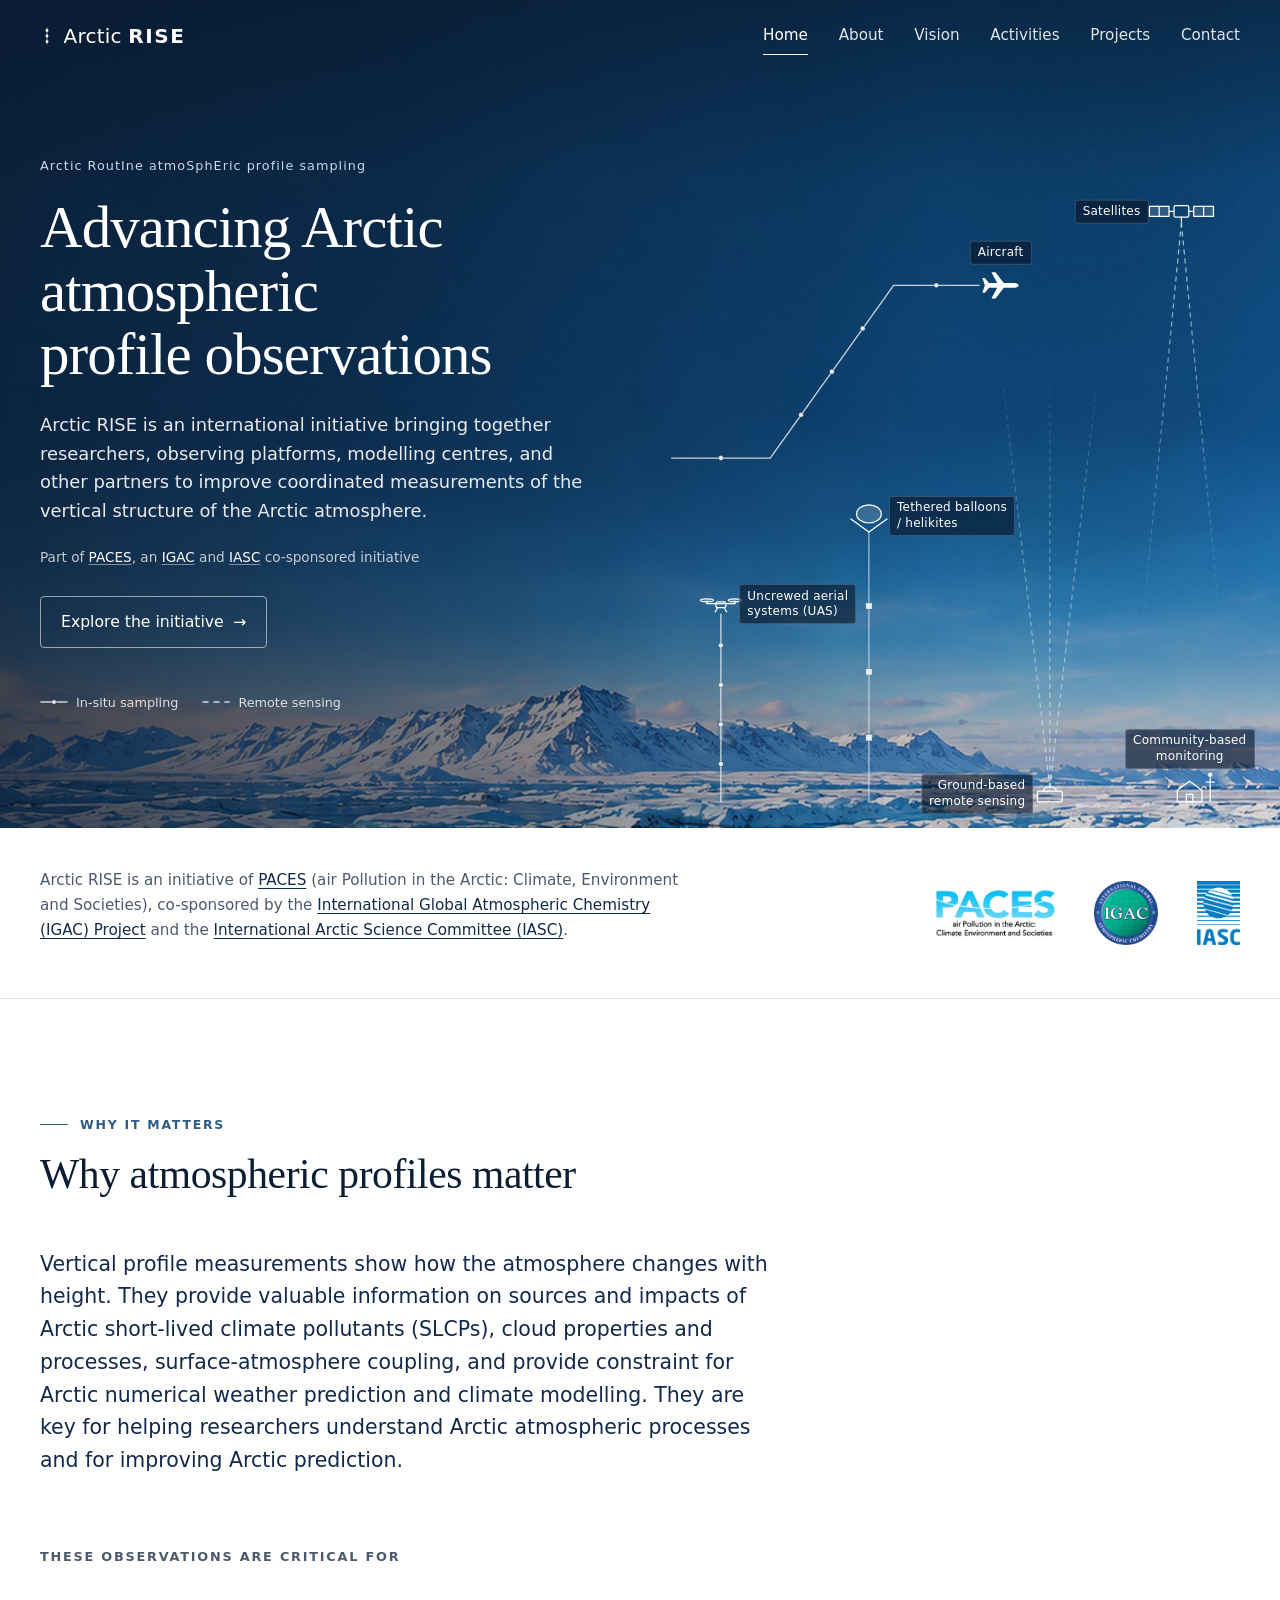
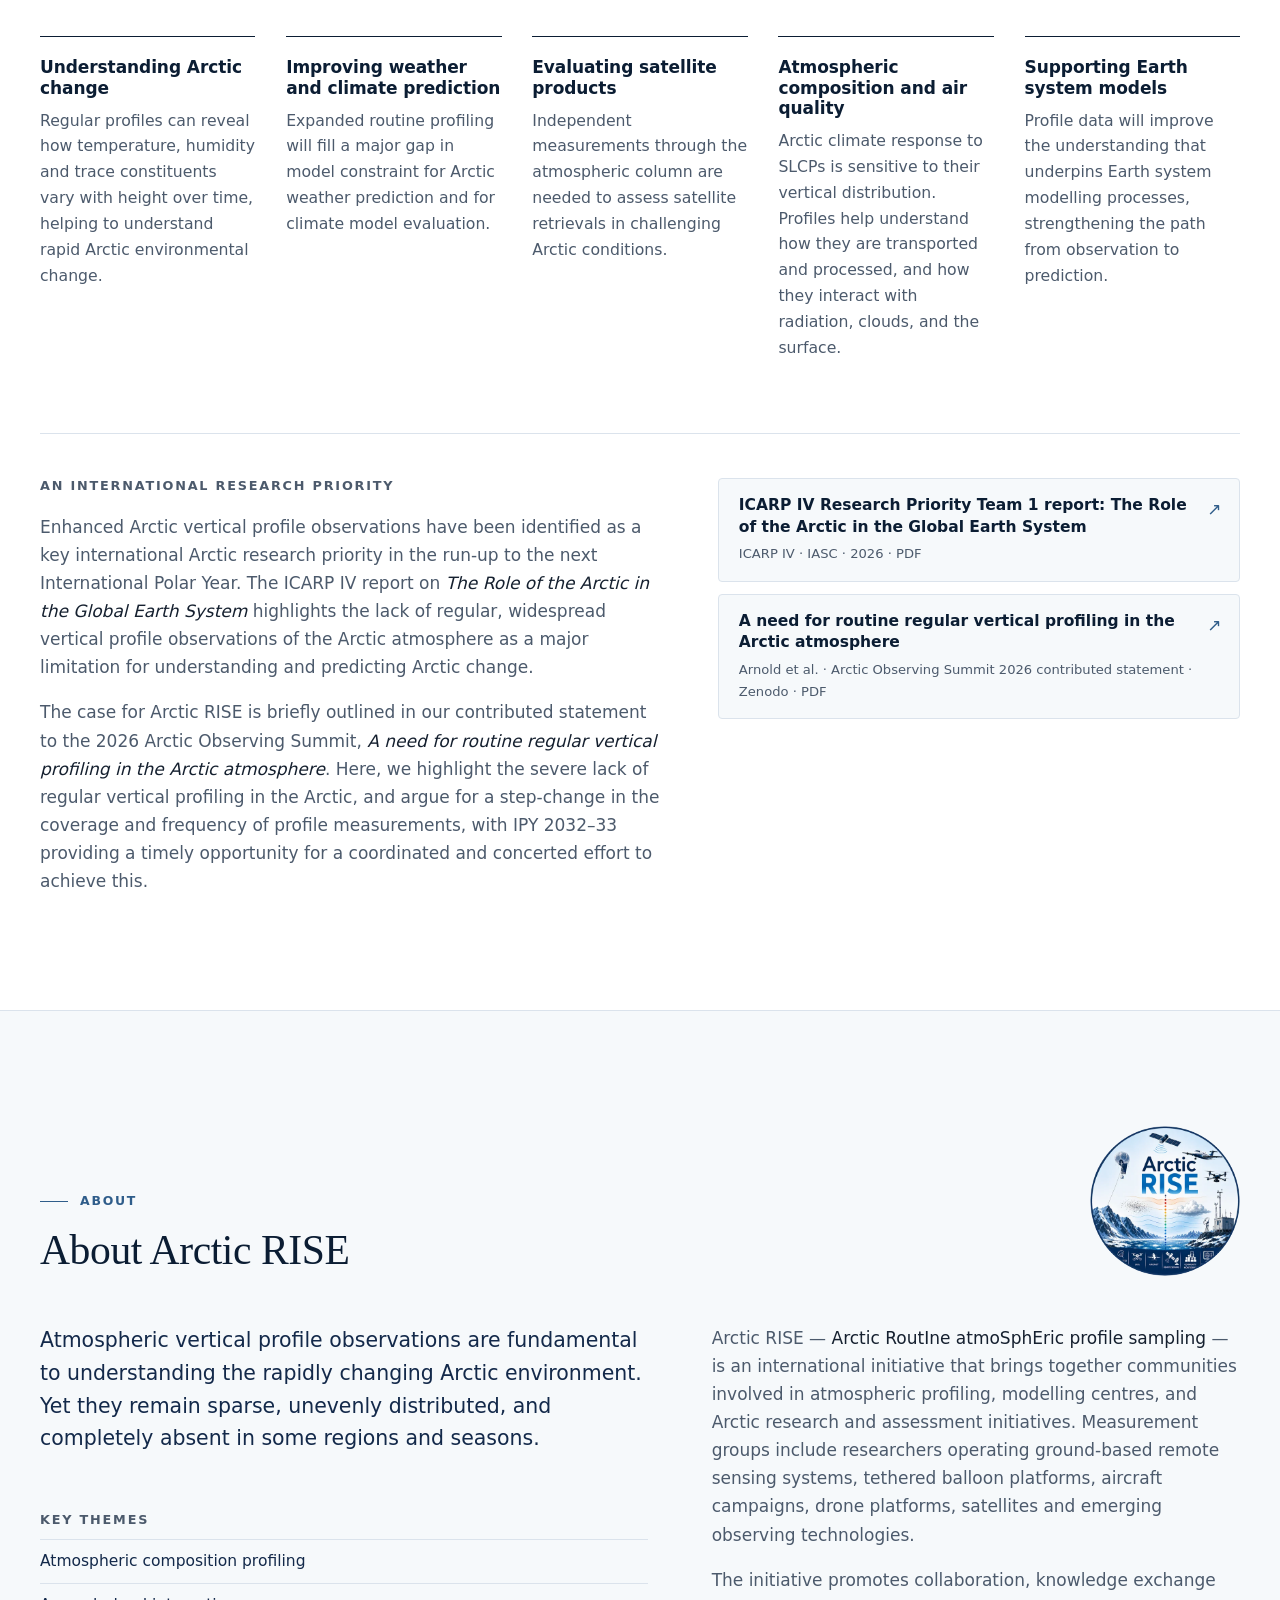
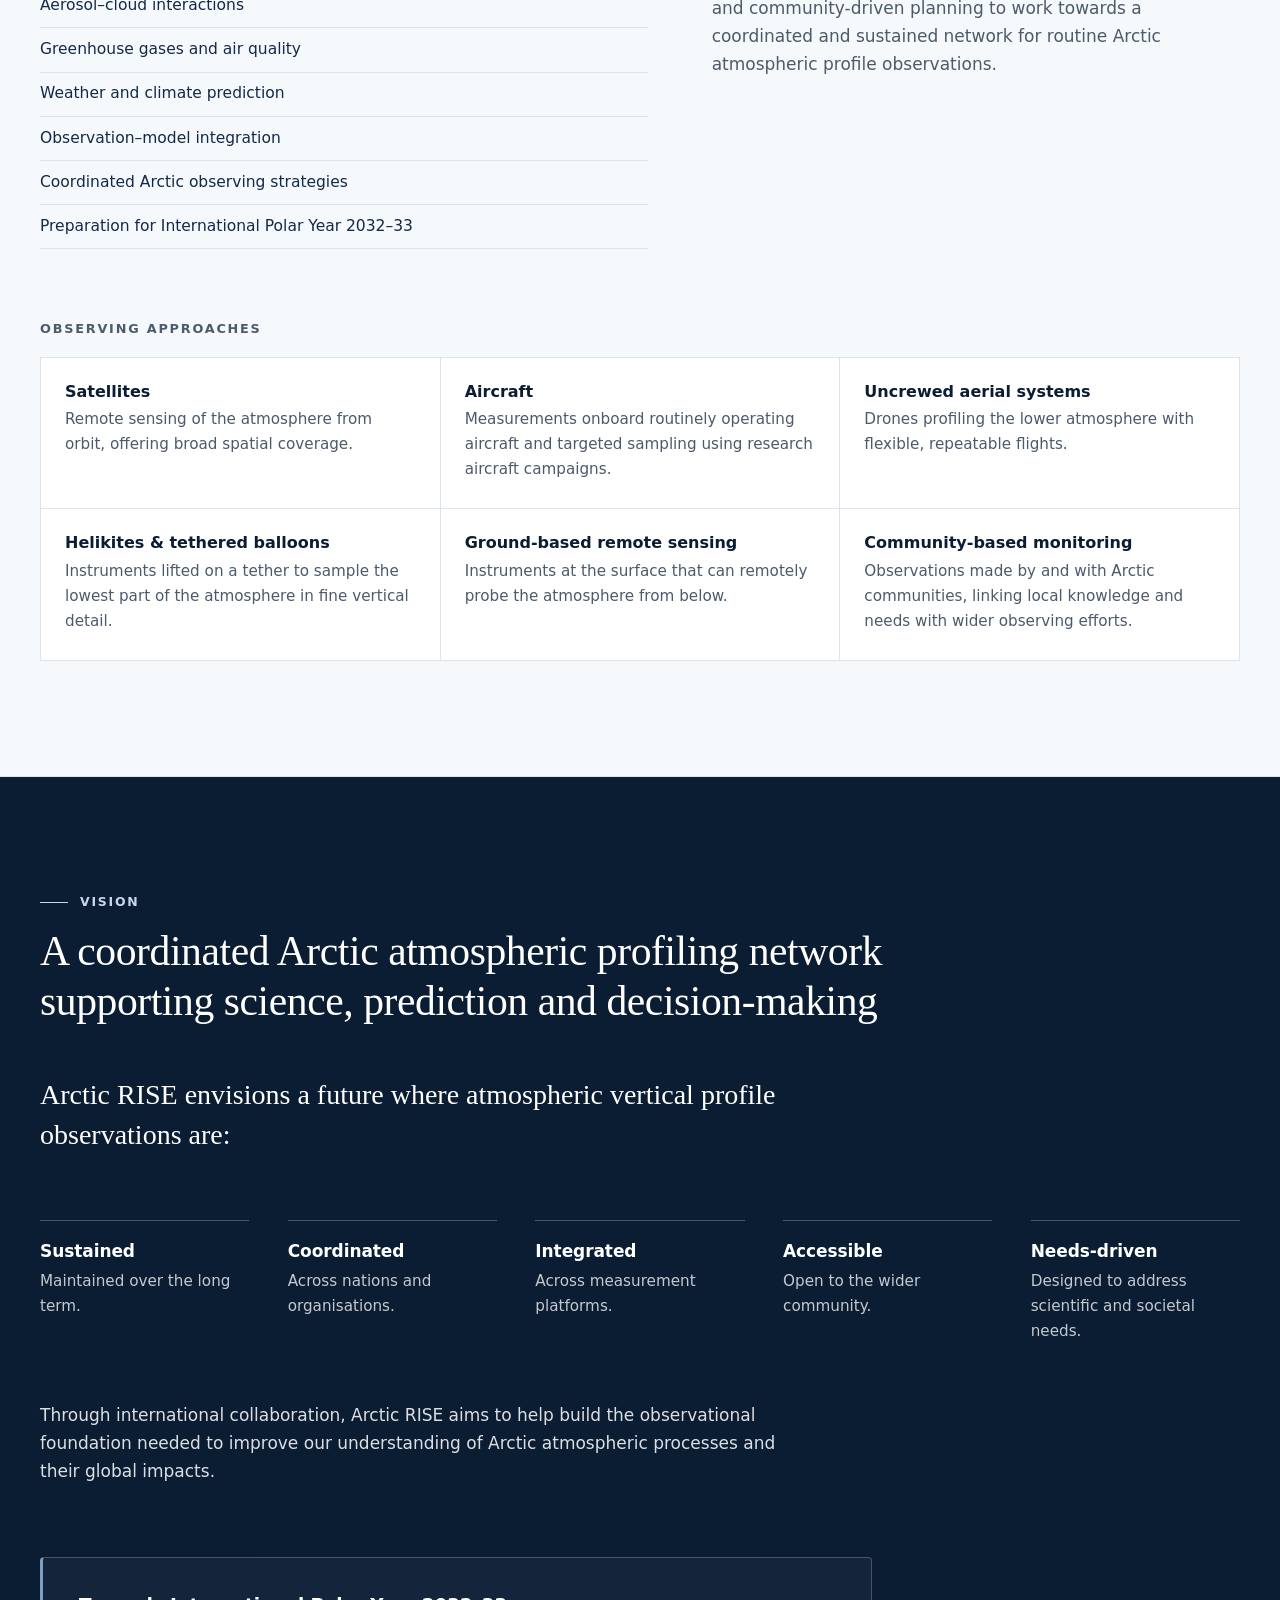
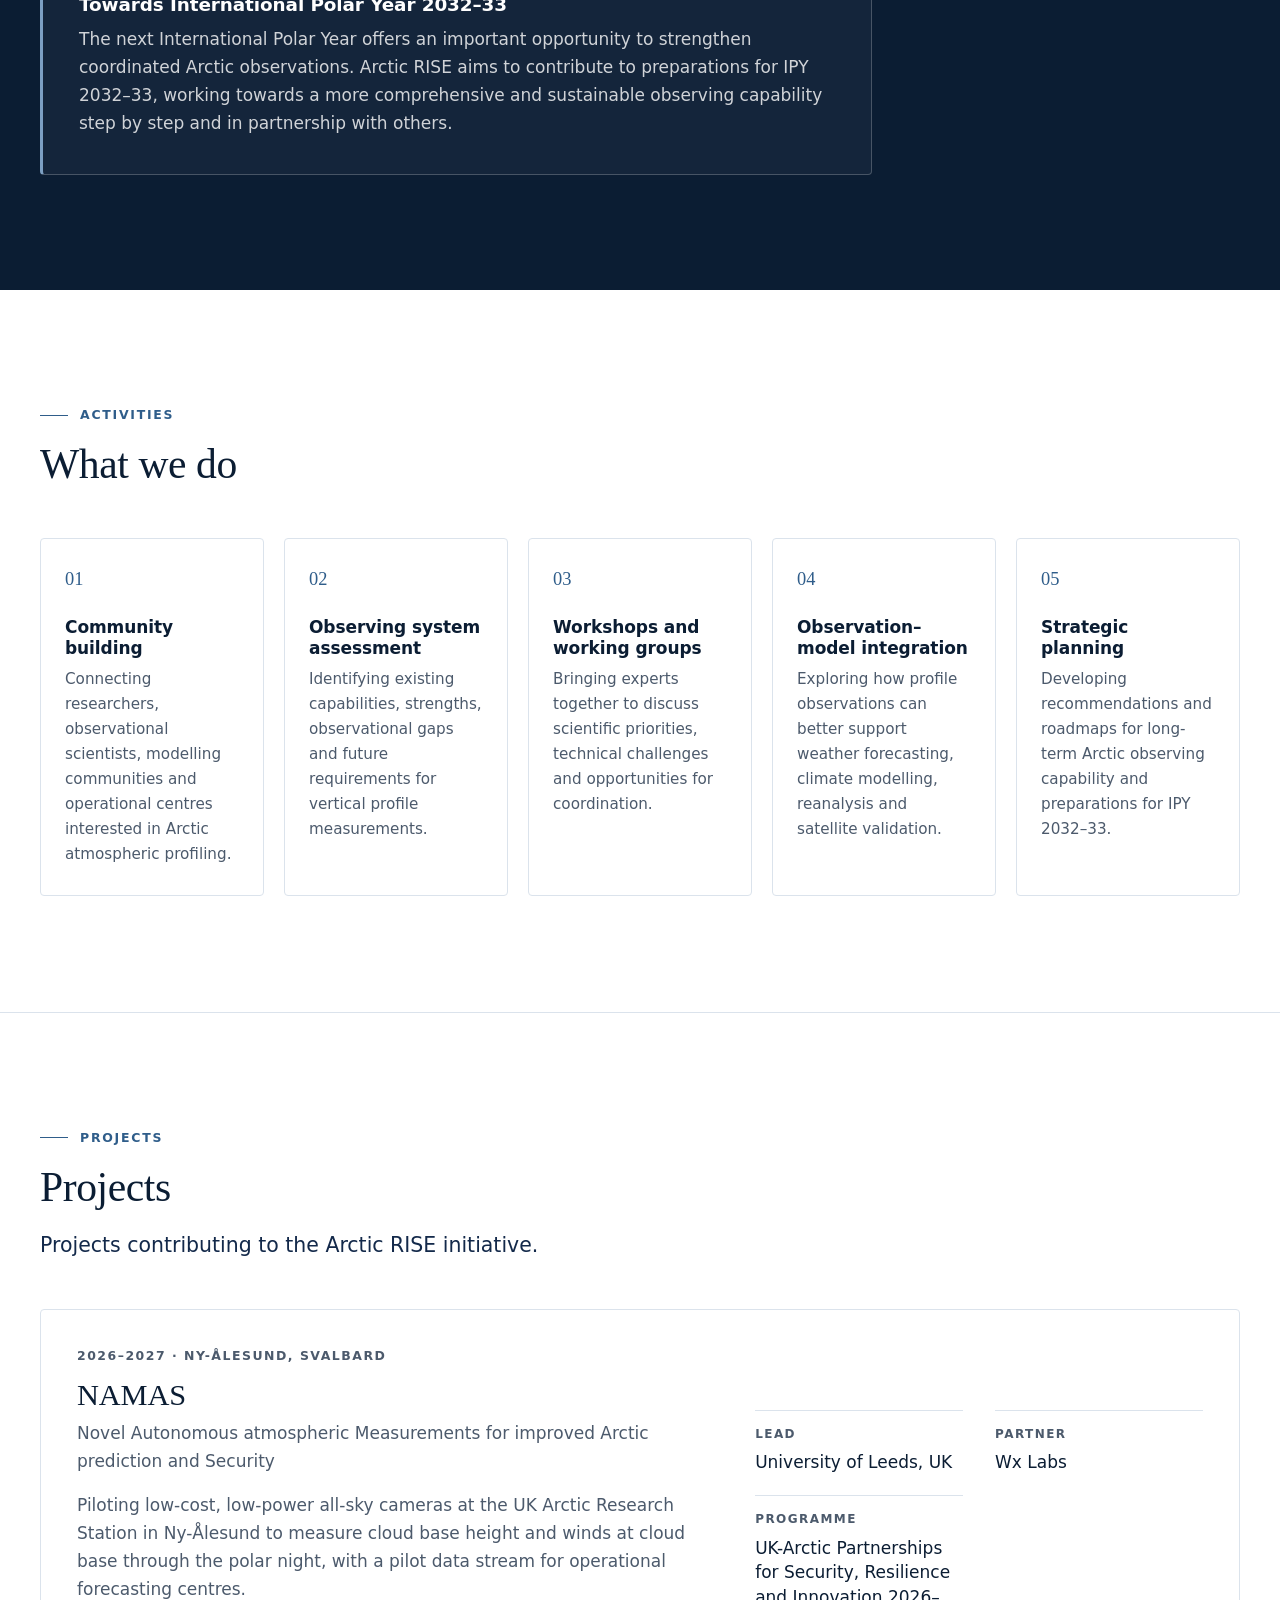
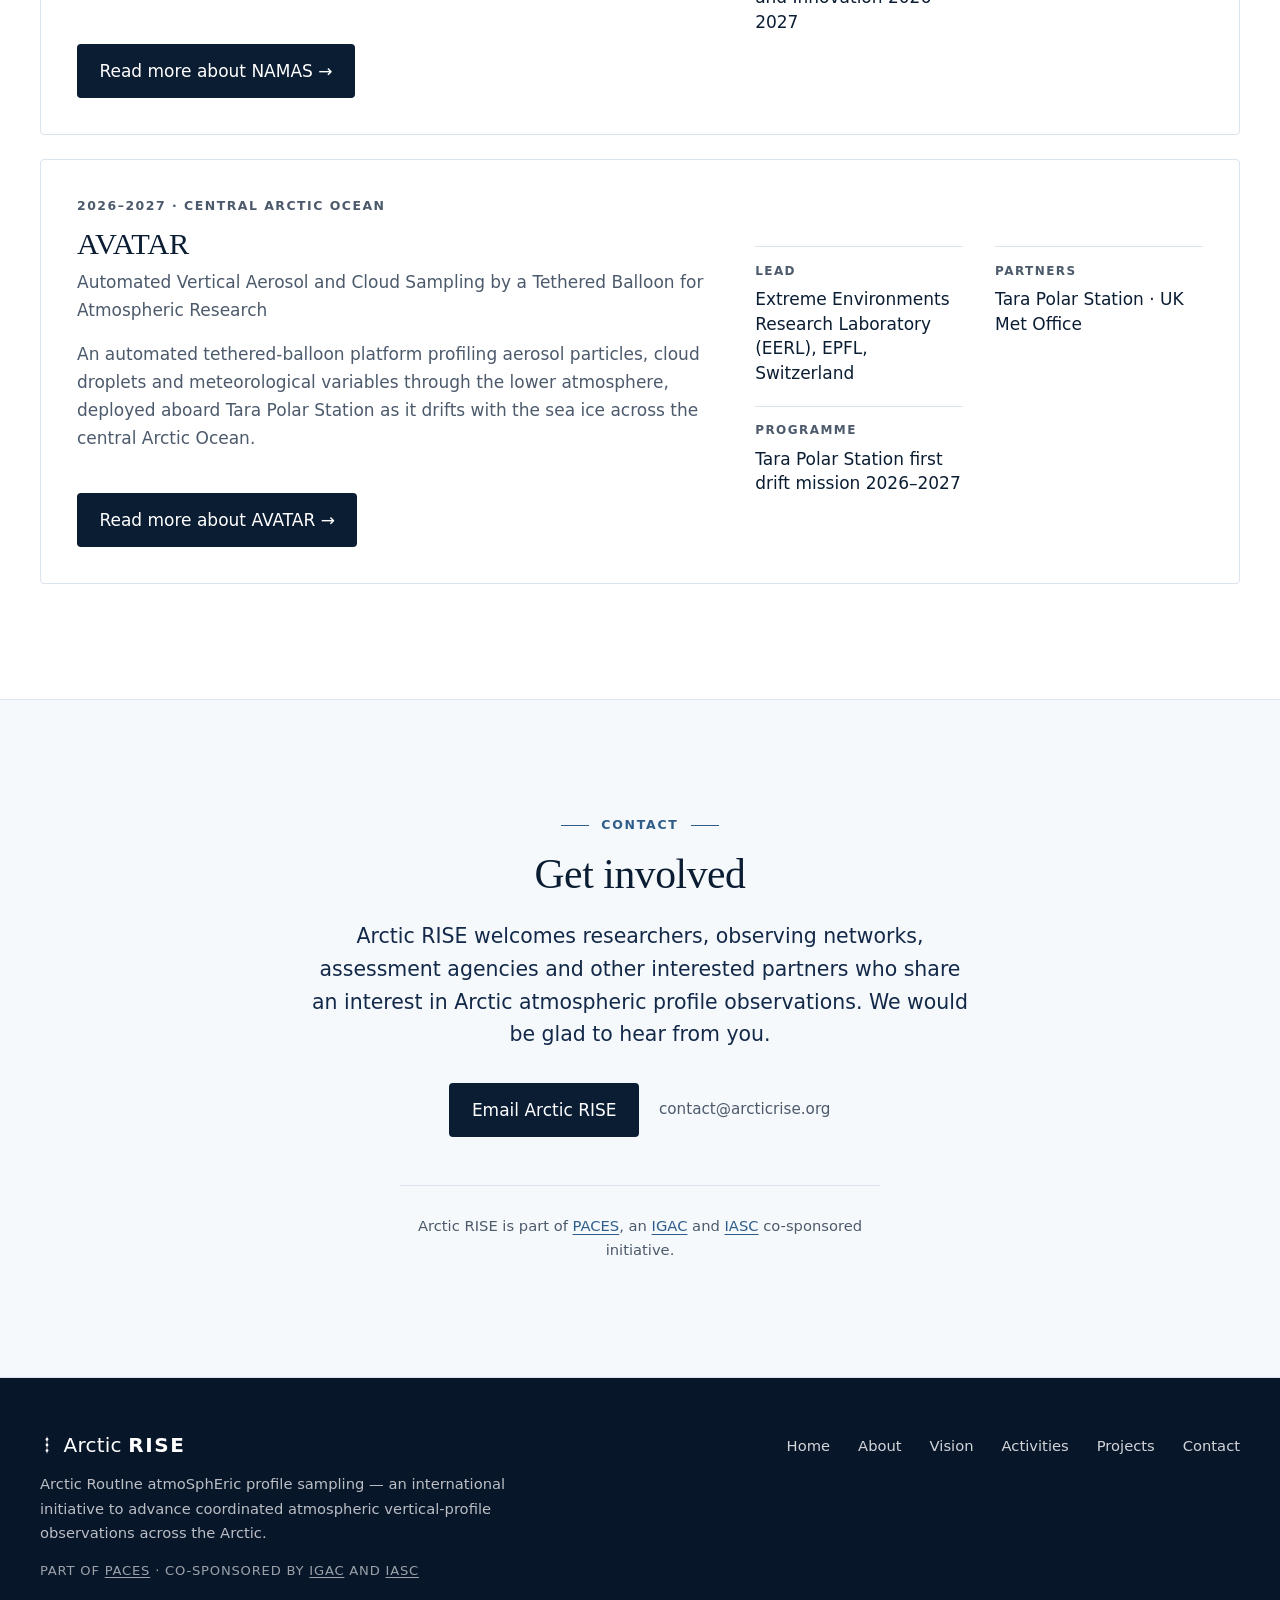
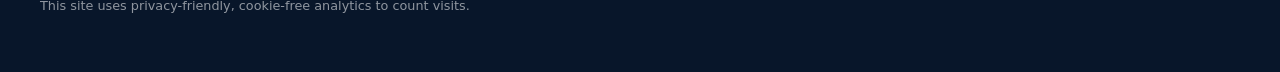
<file: index.html>
<!DOCTYPE html>
<html lang="en">
<head>
  <meta charset="utf-8">
  <meta name="viewport" content="width=device-width, initial-scale=1">
  <title>Arctic RISE — Arctic atmospheric profile observations</title>
  <meta name="description" content="Arctic RISE (Arctic RoutIne atmoSphEric profile sampling) is an international initiative to advance coordinated atmospheric vertical-profile observations across the Arctic.">
  <meta name="theme-color" content="#0b1d33">
  <link rel="icon" href="assets/favicon.svg" type="image/svg+xml">
  <link rel="stylesheet" href="css/styles.css?v=3">
</head>
<body>

  <a class="skip-link" href="#main">Skip to main content</a>

  <!-- ============================================================
       HEADER
       ============================================================ -->
  <header class="site-header" id="site-header">
    <div class="container site-header__inner">
      <a class="wordmark" href="#top" aria-label="Arctic RISE — back to top">
        <svg class="wordmark__mark" viewBox="0 0 20 28" aria-hidden="true" focusable="false">
          <line x1="10" y1="2" x2="10" y2="26"/>
          <circle cx="10" cy="6" r="2"/>
          <circle cx="10" cy="14" r="2"/>
          <circle cx="10" cy="22" r="2"/>
        </svg>
        <span class="wordmark__text">Arctic <strong>RISE</strong></span>
      </a>

      <button class="nav-toggle" type="button" aria-expanded="false" aria-controls="site-nav">
        <span class="nav-toggle__bars" aria-hidden="true"></span>
        <span class="visually-hidden">Menu</span>
      </button>

      <nav class="site-nav" id="site-nav" aria-label="Main">
        <ul>
          <li><a href="#top">Home</a></li>
          <li><a href="#about">About</a></li>
          <li><a href="#vision">Vision</a></li>
          <li><a href="#activities">Activities</a></li>
          <li><a href="#projects">Projects</a></li>
          <li><a href="#contact">Contact</a></li>
        </ul>
      </nav>
    </div>
  </header>

  <main id="main">

    <!-- ============================================================
         HERO
         The background photograph is set in css/styles.css (--hero-image).
         The observing-platform illustration below is inline SVG + HTML
         labels, so every element can be edited independently.
         ============================================================ -->
    <section class="hero" id="top" aria-labelledby="hero-title">
      <div class="hero__media" role="img" aria-label="Arctic landscape with snow-covered ground and mountains under a wide sky"></div>
      <div class="hero__overlay" aria-hidden="true"></div>

      <div class="container hero__content">
        <p class="hero__eyebrow">Arctic RoutIne atmoSphEric profile sampling</p>
        <h1 class="hero__title" id="hero-title">Advancing Arctic atmospheric profile observations</h1>
        <p class="hero__lead">Arctic RISE is an international initiative bringing together researchers, observing platforms, modelling centres, and other partners to improve coordinated measurements of the vertical structure of the Arctic atmosphere.</p>
        <p class="hero__affil">Part of <a href="https://igacproject.org/activities/PACES">PACES</a>, an <a href="https://igacproject.org">IGAC</a> and <a href="https://iasc.info">IASC</a> co-sponsored initiative</p>
        <a class="hero__cta" href="#why">Explore the initiative <span aria-hidden="true">→</span></a>

        <ul class="hero__legend" aria-label="Illustration key">
          <li>
            <svg viewBox="0 0 28 8" aria-hidden="true" focusable="false"><line x1="1" y1="4" x2="27" y2="4" class="path-insitu"/><circle cx="14" cy="4" r="2.2" class="marker"/></svg>
            In-situ sampling
          </li>
          <li>
            <svg viewBox="0 0 28 8" aria-hidden="true" focusable="false"><line x1="1" y1="4" x2="27" y2="4" class="beam beam--legend"/></svg>
            Remote sensing
          </li>
        </ul>
      </div>

      <!-- ---------- Observing-platform illustration ----------
           Coordinates use an 800 × 900 viewBox; the ground is at y = 868.
           Labels (the <ul> below the SVG) are positioned with --x / --y
           as percentages of the same box: x% = x / 8, y% = y / 9.
           See README.md → "Editing the hero illustration".            -->
      <figure class="hero__illustration">
        <svg class="obs-svg" viewBox="0 0 800 900" preserveAspectRatio="xMidYMax meet" role="img" aria-labelledby="obs-title obs-desc">
          <title id="obs-title">Coordinated Arctic atmospheric profile observations</title>
          <desc id="obs-desc">Illustration of six observing approaches. A satellite observes the atmosphere from orbit with dashed remote-sensing beams. A research aircraft follows a solid sampling path as it climbs through the atmosphere. An uncrewed aerial system profiles vertically above the ground. A tethered balloon or helikite carries instruments on its tether. A ground-based remote-sensing instrument sends dashed beams upwards from a single point on the ground. A community-based monitoring station observes at the surface.</desc>

          <defs>
            <!-- Fades for the remote-sensing beams -->
            <linearGradient id="fade-sat" gradientUnits="userSpaceOnUse" x1="0" y1="160" x2="0" y2="660">
              <stop offset="0" stop-color="#bfe0f2" stop-opacity="0.85"/>
              <stop offset="1" stop-color="#bfe0f2" stop-opacity="0"/>
            </linearGradient>
            <linearGradient id="fade-ground" gradientUnits="userSpaceOnUse" x1="0" y1="851" x2="0" y2="330">
              <stop offset="0" stop-color="#bfe0f2" stop-opacity="0.9"/>
              <stop offset="1" stop-color="#bfe0f2" stop-opacity="0"/>
            </linearGradient>
          </defs>

          <!-- 1. SATELLITE (remote sensing: dashed beams) -->
          <g class="platform" id="obs-satellite">
            <line class="beam" x1="690" y1="164" x2="642" y2="660" stroke="url(#fade-sat)"/>
            <line class="beam" x1="690" y1="164" x2="738" y2="660" stroke="url(#fade-sat)"/>
            <g class="icon" transform="translate(690 150)">
              <rect x="-9" y="-7" width="18" height="14" rx="2"/>
              <line x1="-15" y1="0" x2="-9" y2="0"/>
              <line x1="9" y1="0" x2="15" y2="0"/>
              <rect class="panel" x="-39" y="-6" width="24" height="12"/>
              <rect class="panel" x="15" y="-6" width="24" height="12"/>
              <line x1="-27" y1="-6" x2="-27" y2="6"/>
              <line x1="27" y1="-6" x2="27" y2="6"/>
              <line x1="0" y1="7" x2="0" y2="12"/>
            </g>
          </g>

          <!-- 2. AIRCRAFT (in situ: solid sampling path + markers) -->
          <g class="platform" id="obs-aircraft">
            <path class="path-insitu" d="M70 450 L190 450 L340 240 L444 240"/>
            <circle class="marker" cx="130" cy="450" r="3"/>
            <circle class="marker" cx="227.5" cy="397.5" r="3"/>
            <circle class="marker" cx="265" cy="345" r="3"/>
            <circle class="marker" cx="302.5" cy="292.5" r="3"/>
            <circle class="marker" cx="392" cy="240" r="3"/>
            <path class="icon icon--fill" transform="translate(470 240)"
                  d="M22 0C22-2 19-3 16-3H4L-6-16H-11L-4-3H-14L-19-9H-22L-19 0L-22 9H-19L-14 3H-4L-11 16H-6L4 3H16C19 3 22 2 22 0Z"/>
          </g>

          <!-- 3. UNCREWED AERIAL SYSTEM (in situ: vertical profile from the ground) -->
          <g class="platform" id="obs-uas">
            <line class="path-insitu" x1="130" y1="868" x2="130" y2="640"/>
            <circle class="marker" cx="130" cy="822" r="3"/>
            <circle class="marker" cx="130" cy="774" r="3"/>
            <circle class="marker" cx="130" cy="726" r="3"/>
            <circle class="marker" cx="130" cy="678" r="3"/>
            <g class="icon" transform="translate(130 628)">
              <rect x="-6" y="-3" width="12" height="7" rx="2"/>
              <line x1="-17" y1="-1" x2="17" y2="-1"/>
              <ellipse cx="-17" cy="-5" rx="8" ry="1.8"/>
              <ellipse cx="17" cy="-5" rx="8" ry="1.8"/>
              <line x1="-17" y1="-1" x2="-17" y2="-4"/>
              <line x1="17" y1="-1" x2="17" y2="-4"/>
              <line x1="-4" y1="4" x2="-7" y2="9"/>
              <line x1="4" y1="4" x2="7" y2="9"/>
            </g>
          </g>

          <!-- 4. TETHERED BALLOON / HELIKITE (in situ: tether with sensor packages) -->
          <g class="platform" id="obs-balloon">
            <line class="path-insitu path-insitu--tether" x1="310" y1="868" x2="310" y2="540"/>
            <rect class="marker" x="306" y="786" width="8" height="8" rx="1"/>
            <rect class="marker" x="306" y="706" width="8" height="8" rx="1"/>
            <rect class="marker" x="306" y="626" width="8" height="8" rx="1"/>
            <g class="icon" transform="translate(310 520)">
              <ellipse cx="0" cy="-2" rx="15" ry="11"/>
              <path d="M-22 4L0 20L22 4"/>
            </g>
          </g>

          <!-- 5. GROUND-BASED REMOTE SENSING
               All beams start at ONE instrument on the ground and diverge upwards. -->
          <g class="platform" id="obs-ground-rs">
            <line class="beam" x1="530" y1="851" x2="530" y2="330" stroke="url(#fade-ground)"/>
            <line class="beam" x1="530" y1="851" x2="472" y2="350" stroke="url(#fade-ground)"/>
            <line class="beam" x1="530" y1="851" x2="588" y2="350" stroke="url(#fade-ground)"/>
            <g class="icon" transform="translate(530 868)">
              <rect x="-15" y="-13" width="30" height="13" rx="1.5"/>
              <path d="M-8-13A8 5 0 0 1 8-13"/>
            </g>
          </g>

          <!-- 6. COMMUNITY-BASED MONITORING (surface observations) -->
          <g class="platform" id="obs-community">
            <g class="icon" transform="translate(700 868)">
              <path d="M-15 0V-14L0-25L15-14V0Z"/>
              <rect x="-4" y="-9" width="8" height="9"/>
              <line x1="25" y1="0" x2="25" y2="-30"/>
              <line x1="20" y1="-24" x2="30" y2="-24"/>
            </g>
            <circle class="marker" cx="725" cy="835" r="3.2"/>
          </g>
        </svg>

        <!-- Platform labels: HTML so they stay crisp and readable at any size.
             --x / --y      = desktop position (percent of the illustration box)
             data-align     = where the label sits relative to that point: left | right | above | below
             --mx / --my, data-m-align = optional overrides for small screens
             .label-full / .label-short = long and short text (short is used on phones) -->
        <ul class="platform-labels" aria-hidden="true">
          <li class="platform-label" data-align="left" data-m-align="left" style="--x:81.25%; --y:16.7%; --my:20.5%;">
            <span class="label-full">Satellites</span><span class="label-short">Satellites</span>
          </li>
          <li class="platform-label" data-align="above" data-m-align="below" style="--x:58.75%; --y:23.9%; --my:28.9%;">
            <span class="label-full">Aircraft</span><span class="label-short">Aircraft</span>
          </li>
          <li class="platform-label" data-align="right" style="--x:19%; --y:69.8%;">
            <span class="label-full">Uncrewed aerial<br>systems (UAS)</span><span class="label-short">UAS</span>
          </li>
          <li class="platform-label" data-align="right" data-m-align="left" style="--x:41.75%; --y:57.8%; --mx:35.5%;">
            <span class="label-full">Tethered balloons<br>/ helikites</span><span class="label-short">Tethered balloons<br>/ helikites</span>
          </li>
          <li class="platform-label" data-align="left" style="--x:63.75%; --y:95.4%;">
            <span class="label-full">Ground-based<br>remote sensing</span><span class="label-short">Ground-based<br>remote sensing</span>
          </li>
          <li class="platform-label" data-align="above" style="--x:87.5%; --y:92%; --mx:89%;">
            <span class="label-full">Community-based<br>monitoring</span><span class="label-short">Community<br>monitoring</span>
          </li>
        </ul>
      </figure>
    </section>


    <!-- ============================================================
         PARTNERS STRIP — parent programme and co-sponsors
         Logos live in assets/ (paces-logo.png, igac-logo.png, iasc-logo.png).
         ============================================================ -->
    <section class="partners" aria-label="Parent programme and co-sponsors">
      <div class="container partners__inner">
        <p class="partners__text">Arctic RISE is an initiative of <a href="https://igacproject.org/activities/PACES">PACES</a> (air Pollution in the Arctic: Climate, Environment and Societies), co-sponsored by the <a href="https://igacproject.org">International Global Atmospheric Chemistry (IGAC) Project</a> and the <a href="https://iasc.info">International Arctic Science Committee (IASC)</a>.</p>
        <ul class="partners__logos">
          <li>
            <a class="partner" href="https://igacproject.org/activities/PACES">
              <img src="assets/paces-logo.png" width="130" height="51" alt="PACES – air Pollution in the Arctic: Climate, Environment and Societies">
            </a>
          </li>
          <li>
            <a class="partner partner--tall" href="https://igacproject.org">
              <img src="assets/igac-logo.png" width="64" height="64" alt="IGAC – International Global Atmospheric Chemistry Project">
            </a>
          </li>
          <li>
            <a class="partner partner--tall" href="https://iasc.info">
              <img src="assets/iasc-logo.png" width="43" height="64" alt="IASC – International Arctic Science Committee">
            </a>
          </li>
        </ul>
      </div>
    </section>


    <!-- ============================================================
         SECTION A — Why atmospheric profiles matter
         ============================================================ -->
    <section class="section" id="why" aria-labelledby="why-title">
      <div class="container">
        <header class="section-head">
          <p class="eyebrow">Why it matters</p>
          <h2 id="why-title">Why atmospheric profiles matter</h2>
        </header>

        <p class="lead lead--narrow">Vertical profile measurements show how the atmosphere changes with height. They provide valuable information on sources and impacts of Arctic short-lived climate pollutants (SLCPs), cloud properties and processes, surface-atmosphere coupling, and provide constraint for Arctic numerical weather prediction and climate modelling. They are key for helping researchers understand Arctic atmospheric processes and for improving Arctic prediction.</p>

        <h3 class="subhead">These observations are critical for</h3>
        <ul class="feature-grid">
          <li class="feature">
            <h3>Understanding Arctic change</h3>
            <p>Regular profiles can reveal how temperature, humidity and trace constituents vary with height over time, helping to understand rapid Arctic environmental change.</p>
          </li>
          <li class="feature">
            <h3>Improving weather and climate prediction</h3>
            <p>Expanded routine profiling will fill a major gap in model constraint for Arctic weather prediction and for climate model evaluation. </p>
          </li>
          <li class="feature">
            <h3>Evaluating satellite products</h3>
            <p>Independent measurements through the atmospheric column are needed to assess satellite retrievals in challenging Arctic conditions.</p>
          </li>
          <li class="feature">
            <h3>Atmospheric composition and air quality</h3>
            <p> Arctic climate response to SLCPs is sensitive to their vertical distribution. Profiles help understand how they are transported and processed, and how they interact with radiation, clouds, and the surface. </p>
          </li>
          <li class="feature">
            <h3>Supporting Earth system models</h3>
            <p>Profile data will improve the understanding that underpins Earth system modelling processes, strengthening the path from observation to prediction.</p>
          </li>
        </ul>

        <div class="priority">
          <div>
            <h3 class="subhead subhead--flush">An international research priority</h3>
            <p class="priority__text">Enhanced Arctic vertical profile observations have been identified as a key international Arctic research priority in the run-up to the next International Polar Year. The ICARP IV report on <em>The Role of the Arctic in the Global Earth System</em> highlights the lack of regular, widespread vertical profile observations of the Arctic atmosphere as a major limitation for understanding and predicting Arctic change.</p>
            <p class="priority__text">The case for Arctic RISE is briefly outlined in our contributed statement to the 2026 Arctic Observing Summit, <em>A need for routine regular vertical profiling in the Arctic atmosphere</em>. Here, we highlight the severe lack of regular vertical profiling in the Arctic, and argue for a step-change in the coverage and frequency of profile measurements, with IPY 2032–33 providing a timely opportunity for a coordinated and concerted effort to achieve this.</p>
          </div>
          <ul class="doc-links" aria-label="Key documents">
            <li>
              <a href="https://icarp.iasc.info/publications/publications-icarp-iv?download=29:icarp-iv-research-priority-team-1-final-report-the-role-of-the-arctic-in-the-global-earth-system">
                <span class="doc-links__title">ICARP IV Research Priority Team 1 report: The Role of the Arctic in the Global Earth System</span>
                <span class="doc-links__meta">ICARP IV · IASC · 2026 · PDF</span>
              </a>
            </li>
            <li>
              <a href="https://zenodo.org/records/21040248/files/ArcticRISE_AOS_shortstatement-2.pdf?download=1">
                <span class="doc-links__title">A need for routine regular vertical profiling in the Arctic atmosphere</span>
                <span class="doc-links__meta">Arnold et al. · Arctic Observing Summit 2026 contributed statement · Zenodo · PDF</span>
              </a>
            </li>
          </ul>
        </div>
      </div>
    </section>


    <!-- ============================================================
         SECTION B — About Arctic RISE
         ============================================================ -->
    <section class="section section--tint" id="about" aria-labelledby="about-title">
      <div class="container">
        <div class="about-head">
          <header class="section-head">
            <p class="eyebrow">About</p>
            <h2 id="about-title">About Arctic RISE</h2>
          </header>
          <!-- Arctic RISE badge. Replace assets/arctic-rise-badge.* to update it. -->
          <picture class="badge">
            <source srcset="assets/arctic-rise-badge.webp" type="image/webp">
            <img src="assets/arctic-rise-badge.png" width="160" height="160"
                 alt="Arctic RISE badge: a circular emblem showing satellites, aircraft, drones, a helikite and a ground station above an Arctic landscape">
          </picture>
        </div>

        <div class="split split--about">
          <p class="lead">Atmospheric vertical profile observations are fundamental to understanding the rapidly changing Arctic environment. Yet they remain sparse, unevenly distributed, and completely absent in some regions and seasons.</p>
          <div class="prose">
            <p>Arctic RISE — <em>Arctic RoutIne atmoSphEric profile sampling</em> — is an international initiative that brings together communities involved in atmospheric profiling, modelling centres, and Arctic research and assessment initiatives. Measurement groups include researchers operating ground-based remote sensing systems, tethered balloon platforms, aircraft campaigns, drone platforms, satellites and emerging observing technologies.</p>
            <p>The initiative promotes collaboration, knowledge exchange and community-driven planning to work towards a coordinated and sustained network for routine Arctic atmospheric profile observations.</p>
          </div>
          <div class="about-themes">
            <h3 class="subhead subhead--tight">Key themes</h3>
            <ul class="theme-list">
              <li>Atmospheric composition profiling</li>
              <li>Aerosol–cloud interactions</li>
              <li>Greenhouse gases and air quality</li>
              <li>Weather and climate prediction</li>
              <li>Observation–model integration</li>
              <li>Coordinated Arctic observing strategies</li>
              <li>Preparation for International Polar Year 2032–33</li>
            </ul>
          </div>
        </div>

        <h3 class="subhead">Observing approaches</h3>
        <ul class="platform-grid">
          <li><h4>Satellites</h4><p>Remote sensing of the atmosphere from orbit, offering broad spatial coverage.</p></li>
          <li><h4>Aircraft</h4><p>Measurements onboard routinely operating aircraft and targeted sampling using research aircraft campaigns.</p></li>
          <li><h4>Uncrewed aerial systems</h4><p>Drones profiling the lower atmosphere with flexible, repeatable flights.</p></li>
          <li><h4>Helikites & tethered balloons</h4><p>Instruments lifted on a tether to sample the lowest part of the atmosphere in fine vertical detail.</p></li>
          <li><h4>Ground-based remote sensing</h4><p>Instruments at the surface that can remotely probe the atmosphere from below.</p></li>
          <li><h4>Community-based monitoring</h4><p>Observations made by and with Arctic communities, linking local knowledge and needs with wider observing efforts.</p></li>
        </ul>
      </div>
    </section>


    <!-- ============================================================
         SECTION C — Vision
         ============================================================ -->
    <section class="section section--dark" id="vision" aria-labelledby="vision-title">
      <div class="container">
        <header class="section-head section-head--wide">
          <p class="eyebrow">Vision</p>
          <h2 id="vision-title">A coordinated Arctic atmospheric profiling network supporting science, prediction and decision-making</h2>
        </header>

        <p class="statement">Arctic RISE envisions a future where atmospheric vertical profile observations are:</p>

        <ul class="vision-points">
          <li><h3>Sustained</h3><p>Maintained over the long term.</p></li>
          <li><h3>Coordinated</h3><p>Across nations and organisations.</p></li>
          <li><h3>Integrated</h3><p>Across measurement platforms.</p></li>
          <li><h3>Accessible</h3><p>Open to the wider community.</p></li>
          <li><h3>Needs-driven</h3><p>Designed to address scientific and societal needs.</p></li>
        </ul>

        <p class="vision-close">Through international collaboration, Arctic RISE aims to help build the observational foundation needed to improve our understanding of Arctic atmospheric processes and their global impacts.</p>

        <aside class="ipy-callout" aria-labelledby="ipy-title">
          <h3 id="ipy-title">Towards International Polar Year 2032–33</h3>
          <p>The next International Polar Year offers an important opportunity to strengthen coordinated Arctic observations. Arctic RISE aims to contribute to preparations for IPY 2032–33, working towards a more comprehensive and sustainable observing capability step by step and in partnership with others.</p>
        </aside>
      </div>
    </section>


    <!-- ============================================================
         SECTION D — Activities
         ============================================================ -->
    <section class="section" id="activities" aria-labelledby="activities-title">
      <div class="container">
        <header class="section-head">
          <p class="eyebrow">Activities</p>
          <h2 id="activities-title">What we do</h2>
        </header>

        <ol class="card-grid">
          <li class="card">
            <h3>Community building</h3>
            <p>Connecting researchers, observational scientists, modelling communities and operational centres interested in Arctic atmospheric profiling.</p>
          </li>
          <li class="card">
            <h3>Observing system assessment</h3>
            <p>Identifying existing capabilities, strengths, observational gaps and future requirements for vertical profile measurements.</p>
          </li>
          <li class="card">
            <h3>Workshops and working groups</h3>
            <p>Bringing experts together to discuss scientific priorities, technical challenges and opportunities for coordination.</p>
          </li>
          <li class="card">
            <h3>Observation–model integration</h3>
            <p>Exploring how profile observations can better support weather forecasting, climate modelling, reanalysis and satellite validation.</p>
          </li>
          <li class="card">
            <h3>Strategic planning</h3>
            <p>Developing recommendations and roadmaps for long-term Arctic observing capability and preparations for IPY 2032–33.</p>
          </li>
        </ol>
      </div>
    </section>


    <!-- ============================================================
         PROJECTS — one card per funded project; each links to its own page
         ============================================================ -->
    <section class="section" id="projects" aria-labelledby="projects-title" style="border-top: 1px solid var(--line)">
      <div class="container">
        <header class="section-head">
          <p class="eyebrow">Projects</p>
          <h2 id="projects-title">Projects</h2>
          <p class="lead" style="margin-top: 1rem">Projects contributing to the Arctic RISE initiative.</p>
        </header>

        <article class="project-card">
          <div>
            <p class="project-card__tag">2026–2027 · Ny-Ålesund, Svalbard</p>
            <h3><a href="namas.html" style="color: inherit; text-decoration: none">NAMAS</a></h3>
            <p class="project-card__full">Novel Autonomous atmospheric Measurements for improved Arctic prediction and Security</p>
            <p>Piloting low-cost, low-power all-sky cameras at the UK Arctic Research Station in Ny-Ålesund to measure cloud base height and winds at cloud base through the polar night, with a pilot data stream for operational forecasting centres.</p>
            <a class="button" href="namas.html">Read more about NAMAS <span aria-hidden="true">→</span></a>
          </div>
          <dl class="facts">
            <div><dt>Lead</dt><dd>University of Leeds, UK</dd></div>
            <div><dt>Partner</dt><dd>Wx Labs</dd></div>
            <div><dt>Programme</dt><dd>UK-Arctic Partnerships for Security, Resilience and Innovation 2026–2027</dd></div>
          </dl>
        </article>

        <article class="project-card">
          <div>
            <p class="project-card__tag">2026–2027 · Central Arctic Ocean</p>
            <h3><a href="avatar.html" style="color: inherit; text-decoration: none">AVATAR</a></h3>
            <p class="project-card__full">Automated Vertical Aerosol and Cloud Sampling by a Tethered Balloon for Atmospheric Research</p>
            <p>An automated tethered-balloon platform profiling aerosol particles, cloud droplets and meteorological variables through the lower atmosphere, deployed aboard Tara Polar Station as it drifts with the sea ice across the central Arctic Ocean.</p>
            <a class="button" href="avatar.html">Read more about AVATAR <span aria-hidden="true">→</span></a>
          </div>
          <dl class="facts">
            <div><dt>Lead</dt><dd>Extreme Environments Research Laboratory (EERL), EPFL, Switzerland</dd></div>
            <div><dt>Partners</dt><dd>Tara Polar Station · UK Met Office</dd></div>
            <div><dt>Programme</dt><dd>Tara Polar Station first drift mission 2026–2027</dd></div>
          </dl>
        </article>
      </div>
    </section>


    <!-- ============================================================
         SECTION E — Contact and collaboration
         >>> SET THE CONTACT EMAIL HERE, split into two parts to deter spam bots:
             data-contact-user   = the part BEFORE the @   (e.g. "contact")
             data-contact-domain = the part AFTER the @    (e.g. "arcticrise.org")
             The browser joins them when the page is viewed. Leave either empty ("")
             to hide the email button. Never type the full address anywhere in this file.
         ============================================================ -->
    <section class="section section--tint section--contact" id="contact" aria-labelledby="contact-title"
             data-contact-user="contact" data-contact-domain="arcticrise.org">
      <div class="container contact">
        <p class="eyebrow">Contact</p>
        <h2 id="contact-title">Get involved</h2>
        <p class="lead">Arctic RISE welcomes researchers, observing networks, assessment agencies and other interested partners who share an interest in Arctic atmospheric profile observations. We would be glad to hear from you.</p>
        <p class="contact__action" hidden>
          <a class="button" id="contact-email-link" href="#contact">Email Arctic RISE</a>
          <span class="contact__address" id="contact-email-text"></span>
        </p>

        <p class="affiliation">Arctic RISE is part of <a href="https://igacproject.org/activities/PACES">PACES</a>, an <a href="https://igacproject.org">IGAC</a> and <a href="https://iasc.info">IASC</a> co-sponsored initiative.</p>
      </div>
    </section>

  </main>


  <!-- ============================================================
       FOOTER
       ============================================================ -->
  <footer class="site-footer">
    <div class="container site-footer__inner">
      <div class="site-footer__about">
        <p class="wordmark wordmark--footer">
          <svg class="wordmark__mark" viewBox="0 0 20 28" aria-hidden="true" focusable="false">
            <line x1="10" y1="2" x2="10" y2="26"/>
            <circle cx="10" cy="6" r="2"/>
            <circle cx="10" cy="14" r="2"/>
            <circle cx="10" cy="22" r="2"/>
          </svg>
          <span class="wordmark__text">Arctic <strong>RISE</strong></span>
        </p>
        <p>Arctic RoutIne atmoSphEric profile sampling — an international initiative to advance coordinated atmospheric vertical-profile observations across the Arctic.</p>
        <p class="site-footer__affil">Part of <a href="https://igacproject.org/activities/PACES">PACES</a> · co-sponsored by <a href="https://igacproject.org">IGAC</a> and <a href="https://iasc.info">IASC</a></p>
        <p class="site-footer__note">This site uses privacy-friendly, cookie-free analytics to count visits.</p>
      </div>
      <nav aria-label="Footer">
        <ul class="site-footer__nav">
          <li><a href="#top">Home</a></li>
          <li><a href="#about">About</a></li>
          <li><a href="#vision">Vision</a></li>
          <li><a href="#activities">Activities</a></li>
          <li><a href="#projects">Projects</a></li>
          <li><a href="#contact">Contact</a></li>
        </ul>
      </nav>
    </div>
  </footer>

  <script src="js/main.js?v=3" defer></script>
</body>
</html>
</file>
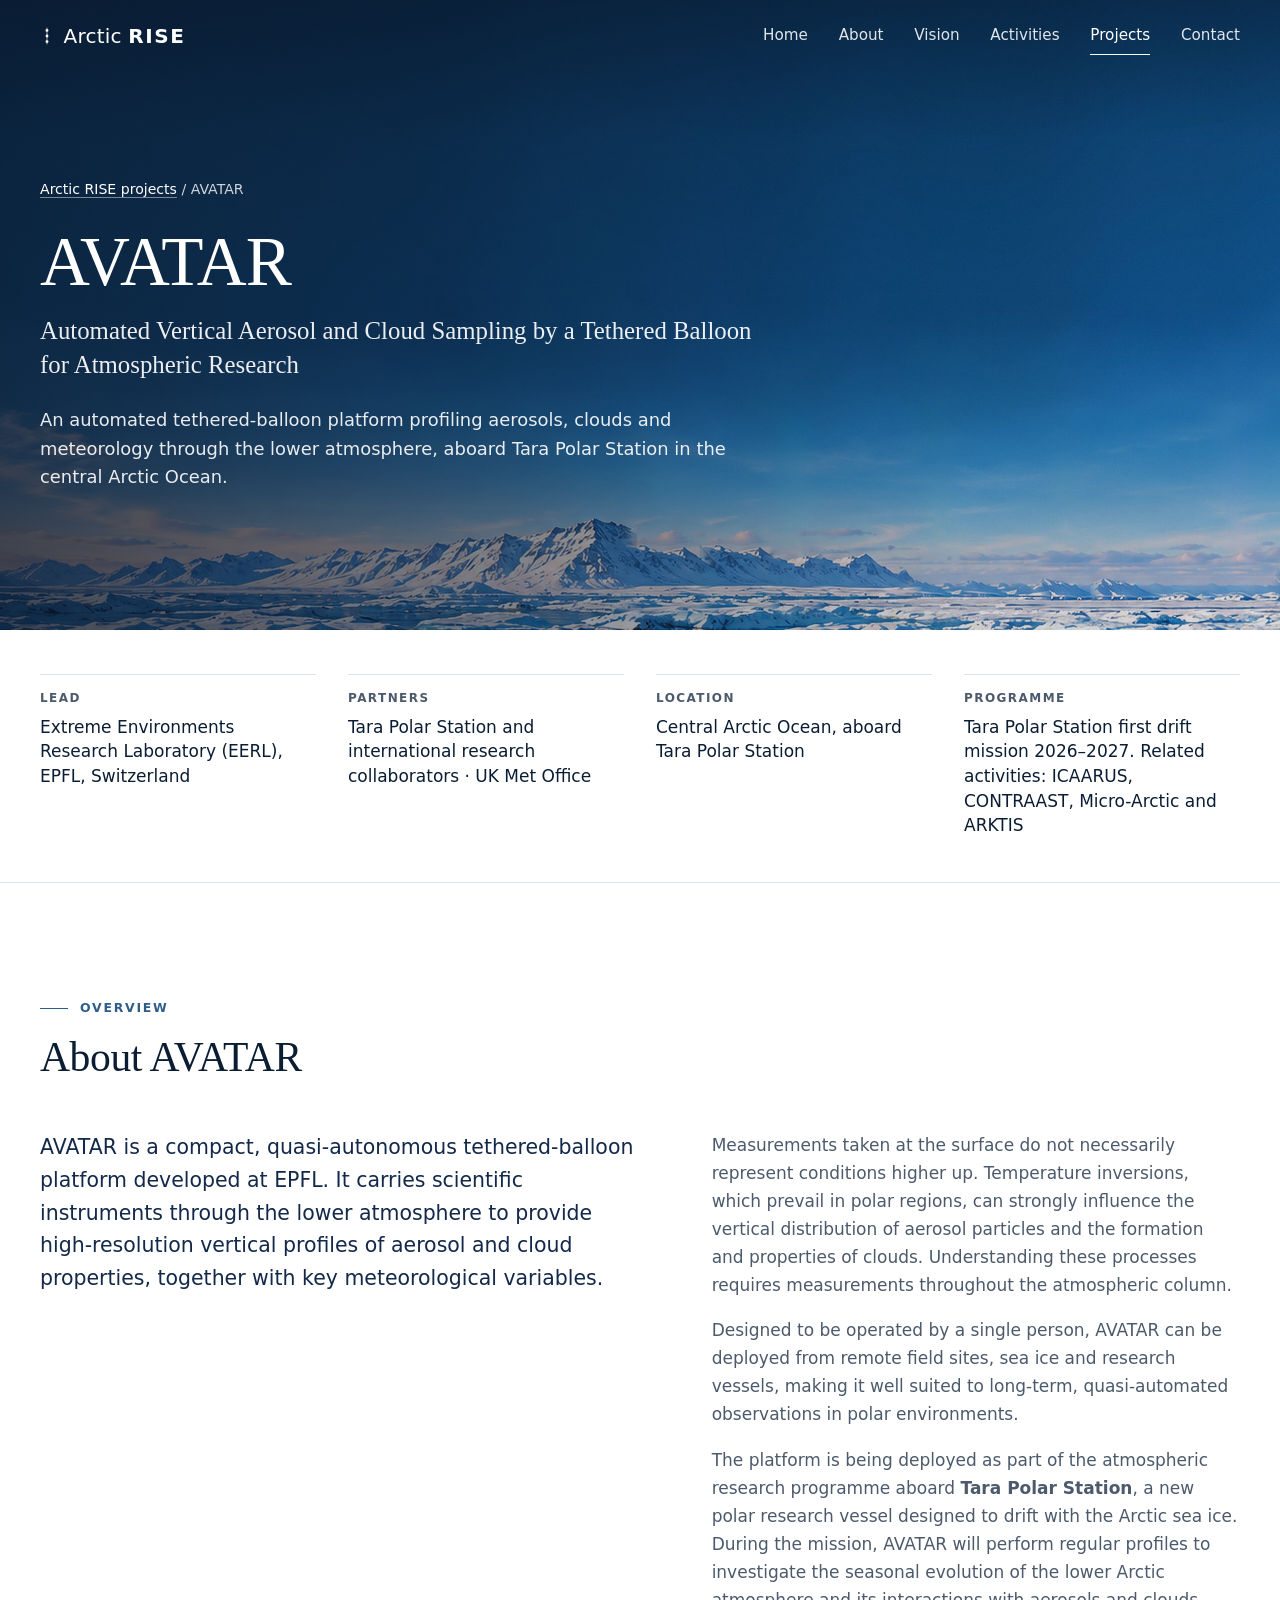
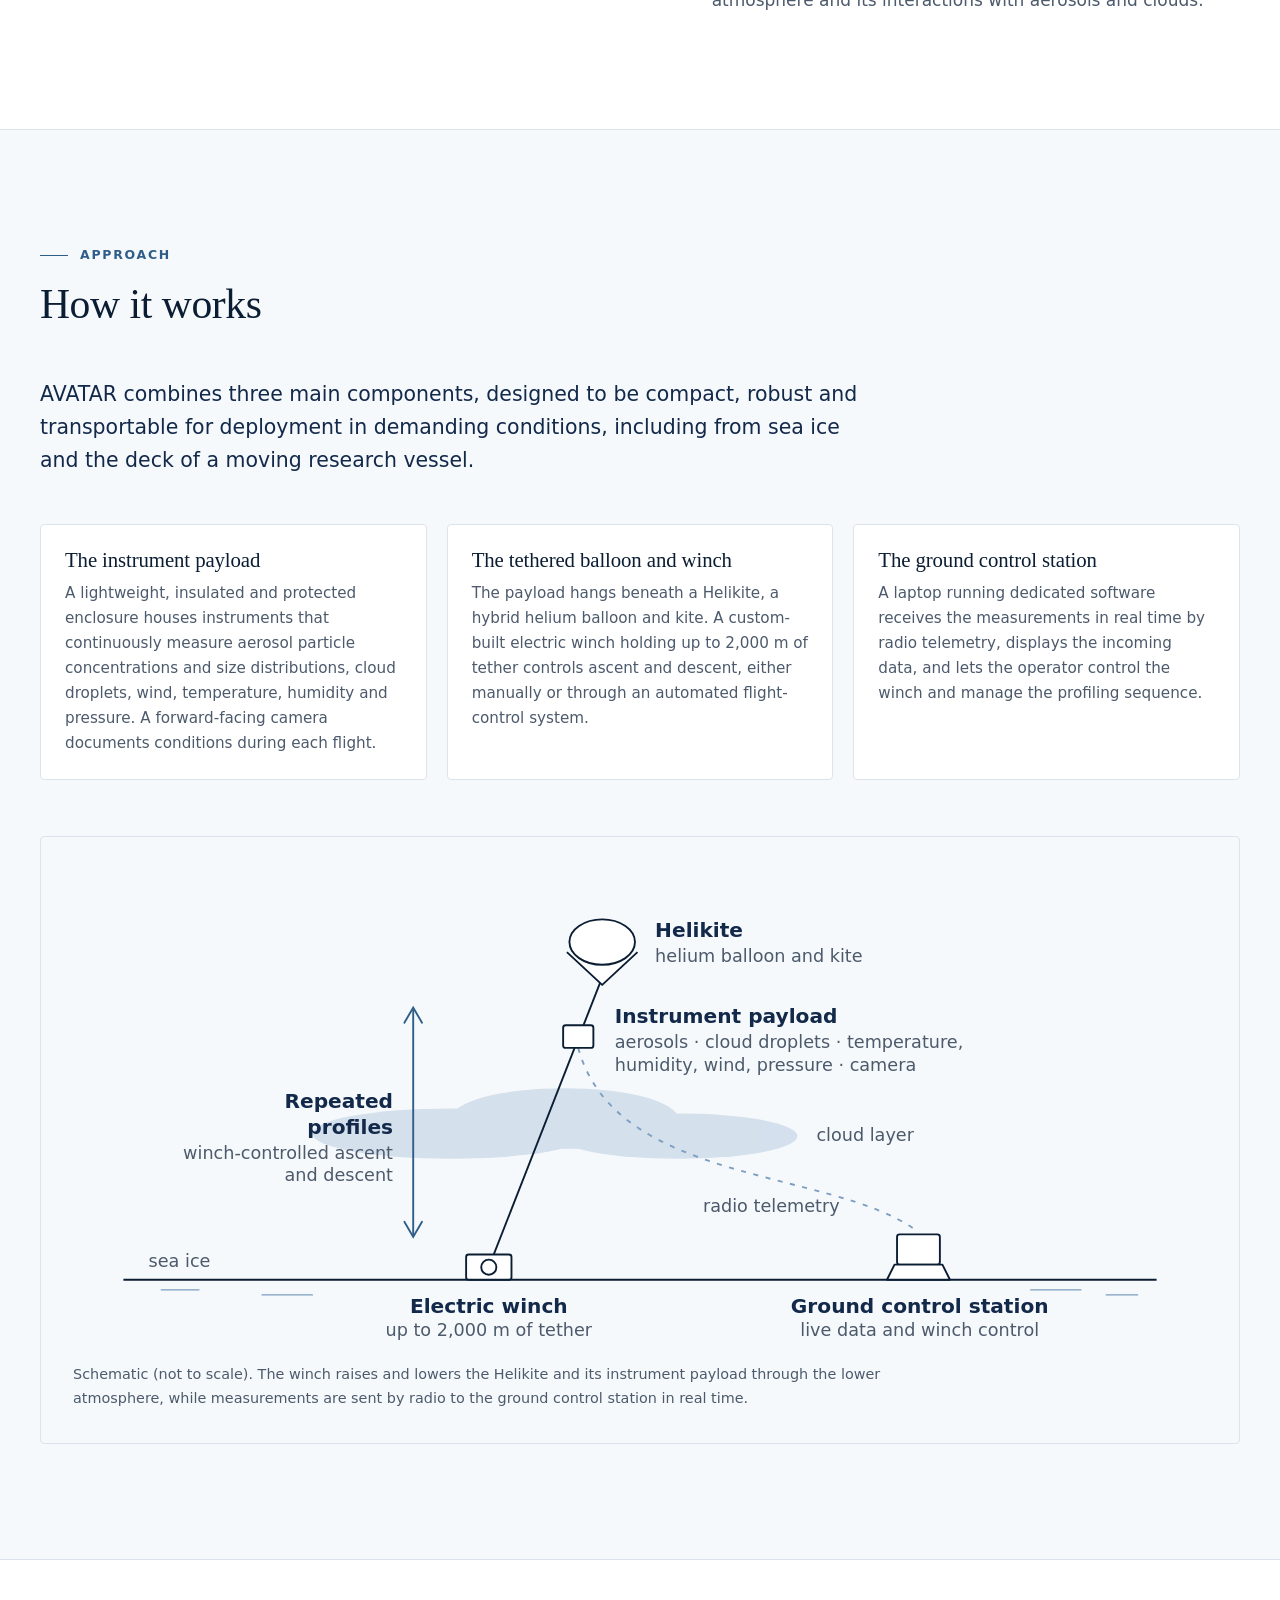
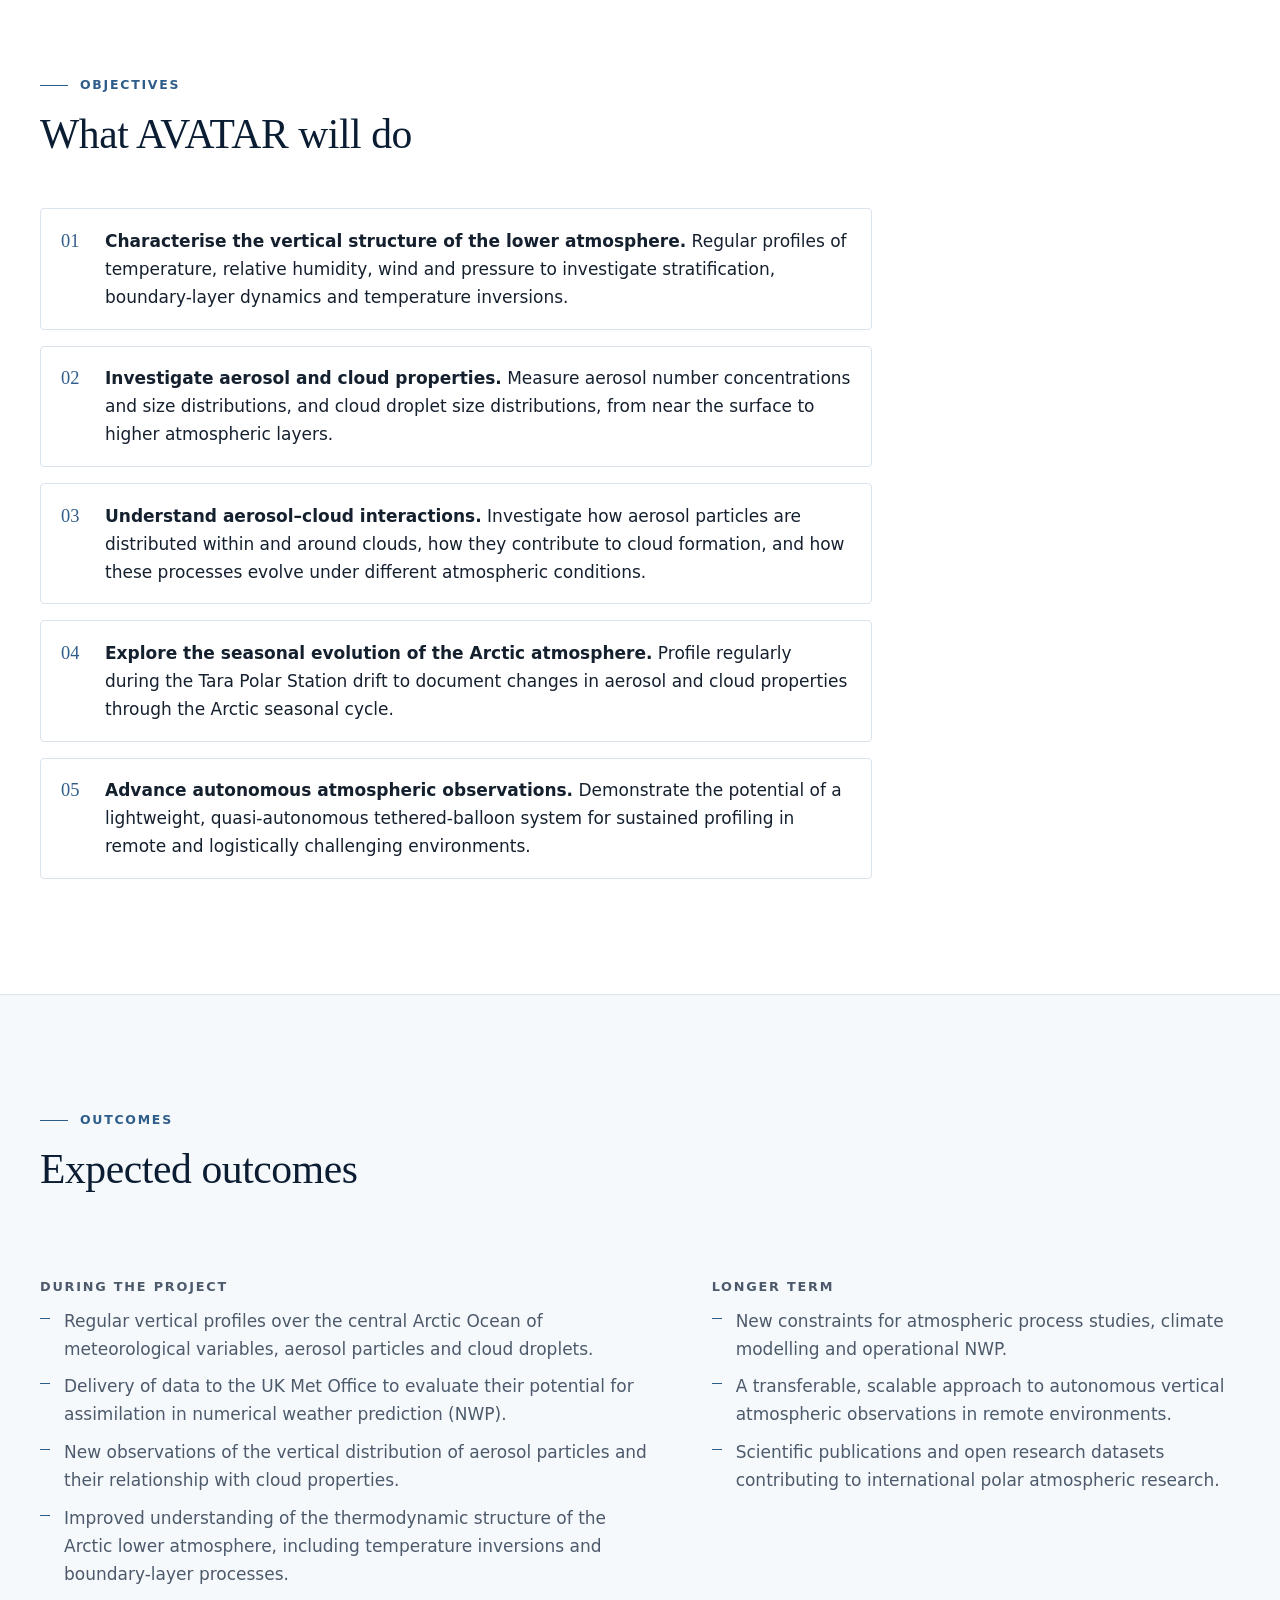
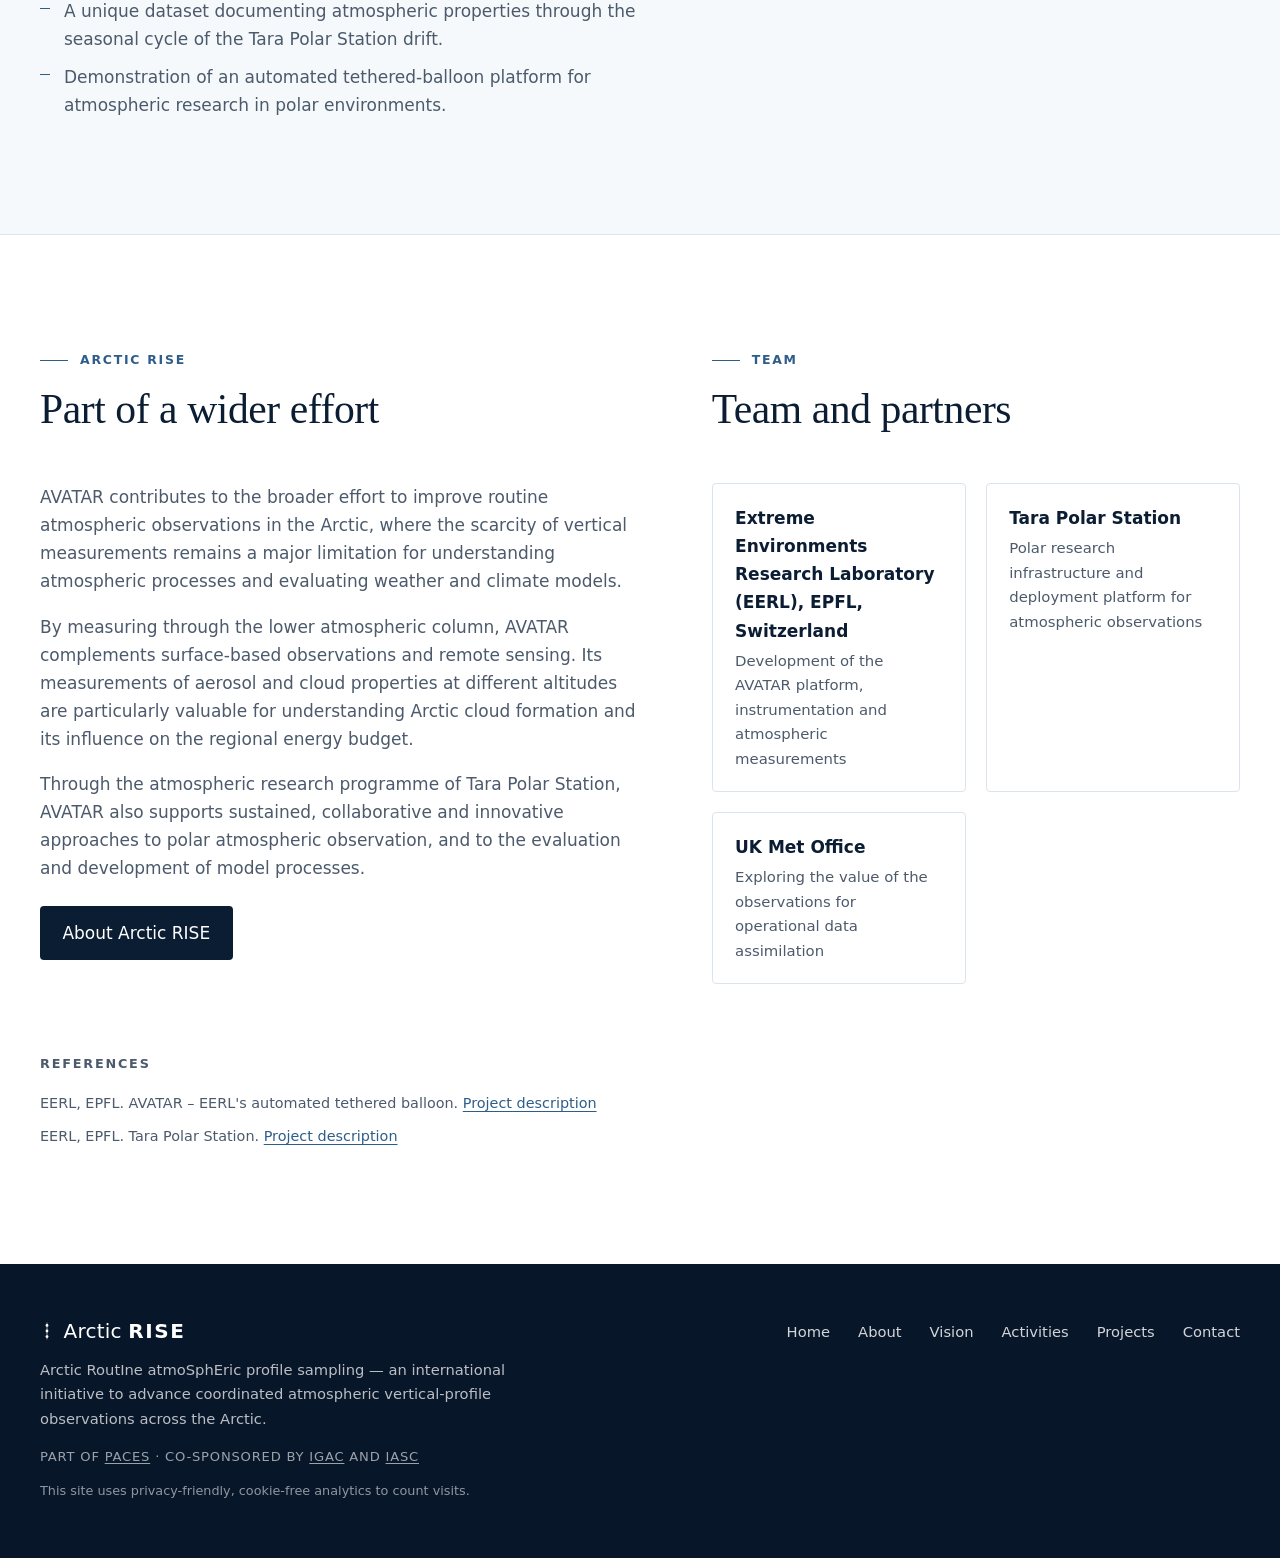
<file: avatar.html>
<!DOCTYPE html>
<html lang="en">
<head>
  <meta charset="utf-8">
  <meta name="viewport" content="width=device-width, initial-scale=1">
  <title>AVATAR — Arctic RISE</title>
  <meta name="description" content="AVATAR (Automated Vertical Aerosol and Cloud Sampling by a Tethered Balloon for Atmospheric Research) is an automated tethered-balloon platform from EPFL, profiling aerosols, clouds and meteorology over the central Arctic Ocean aboard Tara Polar Station. An Arctic RISE project.">
  <meta name="theme-color" content="#0b1d33">
  <link rel="icon" href="assets/favicon.svg" type="image/svg+xml">
  <link rel="stylesheet" href="css/styles.css?v=3">
</head>
<body>

  <a class="skip-link" href="#main">Skip to main content</a>

  <!-- ============================================================
       HEADER (links point back to sections of the main page)
       ============================================================ -->
  <header class="site-header" id="site-header">
    <div class="container site-header__inner">
      <a class="wordmark" href="index.html" aria-label="Arctic RISE — home">
        <svg class="wordmark__mark" viewBox="0 0 20 28" aria-hidden="true" focusable="false">
          <line x1="10" y1="2" x2="10" y2="26"/>
          <circle cx="10" cy="6" r="2"/>
          <circle cx="10" cy="14" r="2"/>
          <circle cx="10" cy="22" r="2"/>
        </svg>
        <span class="wordmark__text">Arctic <strong>RISE</strong></span>
      </a>

      <button class="nav-toggle" type="button" aria-expanded="false" aria-controls="site-nav">
        <span class="nav-toggle__bars" aria-hidden="true"></span>
        <span class="visually-hidden">Menu</span>
      </button>

      <nav class="site-nav" id="site-nav" aria-label="Main">
        <ul>
          <li><a href="index.html">Home</a></li>
          <li><a href="index.html#about">About</a></li>
          <li><a href="index.html#vision">Vision</a></li>
          <li><a href="index.html#activities">Activities</a></li>
          <li><a href="index.html#projects" aria-current="true">Projects</a></li>
          <li><a href="index.html#contact">Contact</a></li>
        </ul>
      </nav>
    </div>
  </header>

  <main id="main">

    <!-- ============================================================
         HERO
         ============================================================ -->
    <section class="hero hero--page" id="top" aria-labelledby="page-title">
      <div class="hero__media" role="img" aria-label="Arctic landscape with snow-covered ground and mountains under a wide sky"></div>
      <div class="hero__overlay" aria-hidden="true"></div>

      <div class="container hero__content">
        <p class="breadcrumb"><a href="index.html#projects">Arctic RISE projects</a> <span aria-hidden="true">/</span> AVATAR</p>
        <h1 class="hero__title" id="page-title">AVATAR</h1>
        <p class="hero__subtitle">Automated Vertical Aerosol and Cloud Sampling by a Tethered Balloon for Atmospheric Research</p>
        <p class="hero__lead">An automated tethered-balloon platform profiling aerosols, clouds and meteorology through the lower atmosphere, aboard Tara Polar Station in the central Arctic Ocean.</p>
      </div>
    </section>


    <!-- ============================================================
         KEY FACTS
         ============================================================ -->
    <section class="facts-band" aria-label="Project at a glance">
      <div class="container">
        <dl class="facts">
          <div><dt>Lead</dt><dd>Extreme Environments Research Laboratory (EERL), EPFL, Switzerland</dd></div>
          <div><dt>Partners</dt><dd>Tara Polar Station and international research collaborators · UK Met Office</dd></div>
          <div><dt>Location</dt><dd>Central Arctic Ocean, aboard Tara Polar Station</dd></div>
          <div><dt>Programme</dt><dd>Tara Polar Station first drift mission 2026–2027. Related activities: ICAARUS, CONTRAAST, Micro-Arctic and ARKTIS</dd></div>
        </dl>
      </div>
    </section>


    <!-- ============================================================
         OVERVIEW
         ============================================================ -->
    <section class="section" id="overview" aria-labelledby="overview-title">
      <div class="container">
        <header class="section-head">
          <p class="eyebrow">Overview</p>
          <h2 id="overview-title">About AVATAR</h2>
        </header>

        <div class="split">
          <p class="lead">AVATAR is a compact, quasi-autonomous tethered-balloon platform developed at EPFL. It carries scientific instruments through the lower atmosphere to provide high-resolution vertical profiles of aerosol and cloud properties, together with key meteorological variables.</p>
          <div class="prose">
            <p>Measurements taken at the surface do not necessarily represent conditions higher up. Temperature inversions, which prevail in polar regions, can strongly influence the vertical distribution of aerosol particles and the formation and properties of clouds. Understanding these processes requires measurements throughout the atmospheric column.</p>
            <p>Designed to be operated by a single person, AVATAR can be deployed from remote field sites, sea ice and research vessels, making it well suited to long-term, quasi-automated observations in polar environments.</p>
            <p>The platform is being deployed as part of the atmospheric research programme aboard <strong>Tara Polar Station</strong>, a new polar research vessel designed to drift with the Arctic sea ice. During the mission, AVATAR will perform regular profiles to investigate the seasonal evolution of the lower Arctic atmosphere and its interactions with aerosols and clouds.</p>
          </div>
        </div>
      </div>
    </section>


    <!-- ============================================================
         HOW IT WORKS
         ============================================================ -->
    <section class="section section--tint" id="approach" aria-labelledby="approach-title">
      <div class="container">
        <header class="section-head">
          <p class="eyebrow">Approach</p>
          <h2 id="approach-title">How it works</h2>
        </header>

        <p class="lead" style="max-width: 52rem">AVATAR combines three main components, designed to be compact, robust and transportable for deployment in demanding conditions, including from sea ice and the deck of a moving research vessel.</p>

        <ul class="components">
          <li>
            <h3>The instrument payload</h3>
            <p>A lightweight, insulated and protected enclosure houses instruments that continuously measure aerosol particle concentrations and size distributions, cloud droplets, wind, temperature, humidity and pressure. A forward-facing camera documents conditions during each flight.</p>
          </li>
          <li>
            <h3>The tethered balloon and winch</h3>
            <p>The payload hangs beneath a Helikite, a hybrid helium balloon and kite. A custom-built electric winch holding up to 2,000 m of tether controls ascent and descent, either manually or through an automated flight-control system.</p>
          </li>
          <li>
            <h3>The ground control station</h3>
            <p>A laptop running dedicated software receives the measurements in real time by radio telemetry, displays the incoming data, and lets the operator control the winch and manage the profiling sequence.</p>
          </li>
        </ul>

        <!-- Concept diagram (inline SVG – text is real text, editable here) -->
        <figure class="figure">
          <svg viewBox="0 0 900 380" role="img" aria-labelledby="fig-title fig-desc">
            <title id="fig-title">How AVATAR profiles the lower atmosphere</title>
            <desc id="fig-desc">A Helikite lifts an instrument payload on a tether from an electric winch on the sea ice. The winch raises and lowers the payload through the lower atmosphere and cloud layers, while the payload sends its measurements by radio to a ground control station.</desc>
            <!-- cloud layer -->
            <g fill="#c9d8e8" opacity="0.75">
              <ellipse cx="300" cy="210" rx="110" ry="20"/>
              <ellipse cx="390" cy="198" rx="90" ry="24"/>
              <ellipse cx="480" cy="212" rx="95" ry="18"/>
            </g>
            <text class="fig-text fig-text--muted" x="590" y="216" font-size="14">cloud layer</text>
            <!-- radio telemetry -->
            <path d="M401 142 C430 250, 600 238, 668 286" fill="none" stroke="#7c9fc2" stroke-width="1.5" stroke-dasharray="4 6"/>
            <text class="fig-text fig-text--muted" x="500" y="272" font-size="14">radio telemetry</text>
            <!-- tether -->
            <line x1="330" y1="316" x2="420" y2="86" stroke="#0b1d33" stroke-width="1.5"/>
            <!-- helikite -->
            <g fill="#ffffff" stroke="#0b1d33" stroke-width="1.5" stroke-linejoin="round">
              <path d="M392 66 L420 92 L448 66"/>
              <ellipse cx="420" cy="58" rx="26" ry="18"/>
            </g>
            <text class="fig-text" x="462" y="54" font-size="16" font-weight="600">Helikite</text>
            <text class="fig-text fig-text--muted" x="462" y="74" font-size="14">helium balloon and kite</text>
            <!-- payload -->
            <rect x="389" y="124" width="24" height="18" rx="2" fill="#ffffff" stroke="#0b1d33" stroke-width="1.5"/>
            <text class="fig-text" x="430" y="122" font-size="16" font-weight="600">Instrument payload</text>
            <text class="fig-text fig-text--muted" x="430" y="142" font-size="14">aerosols · cloud droplets · temperature,</text>
            <text class="fig-text fig-text--muted" x="430" y="160" font-size="14">humidity, wind, pressure · camera</text>
            <!-- ascent / descent arrow -->
            <g stroke="#2f5d8a" stroke-width="1.5" fill="none" stroke-linecap="round">
              <line x1="270" y1="112" x2="270" y2="290"/>
              <path d="M263 122 L270 110 L277 122"/>
              <path d="M263 280 L270 292 L277 280"/>
            </g>
            <text class="fig-text" x="254" y="190" font-size="16" font-weight="600" text-anchor="end">Repeated</text>
            <text class="fig-text" x="254" y="210" font-size="16" font-weight="600" text-anchor="end">profiles</text>
            <text class="fig-text fig-text--muted" x="254" y="230" font-size="14" text-anchor="end">winch-controlled ascent</text>
            <text class="fig-text fig-text--muted" x="254" y="248" font-size="14" text-anchor="end">and descent</text>
            <!-- sea ice -->
            <line x1="40" y1="326" x2="860" y2="326" stroke="#0b1d33" stroke-width="1.5"/>
            <g stroke="#7c9fc2" stroke-width="1" stroke-linecap="round">
              <line x1="70" y1="334" x2="100" y2="334"/><line x1="150" y1="338" x2="190" y2="338"/>
              <line x1="760" y1="334" x2="800" y2="334"/><line x1="820" y1="338" x2="845" y2="338"/>
            </g>
            <text class="fig-text fig-text--muted" x="60" y="316" font-size="14">sea ice</text>
            <!-- winch -->
            <g fill="#ffffff" stroke="#0b1d33" stroke-width="1.5">
              <rect x="312" y="306" width="36" height="20" rx="2"/>
              <circle cx="330" cy="316" r="6"/>
            </g>
            <text class="fig-text" x="330" y="352" font-size="16" font-weight="600" text-anchor="middle">Electric winch</text>
            <text class="fig-text fig-text--muted" x="330" y="371" font-size="14" text-anchor="middle">up to 2,000 m of tether</text>
            <!-- ground control station (laptop) -->
            <g fill="#ffffff" stroke="#0b1d33" stroke-width="1.5" stroke-linejoin="round">
              <rect x="654" y="290" width="34" height="24" rx="2"/>
              <path d="M646 326 L652 314 L690 314 L696 326 Z"/>
            </g>
            <text class="fig-text" x="672" y="352" font-size="16" font-weight="600" text-anchor="middle">Ground control station</text>
            <text class="fig-text fig-text--muted" x="672" y="371" font-size="14" text-anchor="middle">live data and winch control</text>
          </svg>
          <figcaption>Schematic (not to scale). The winch raises and lowers the Helikite and its instrument payload through the lower atmosphere, while measurements are sent by radio to the ground control station in real time.</figcaption>
        </figure>
      </div>
    </section>


    <!-- ============================================================
         OBJECTIVES
         ============================================================ -->
    <section class="section" id="objectives" aria-labelledby="objectives-title">
      <div class="container">
        <header class="section-head">
          <p class="eyebrow">Objectives</p>
          <h2 id="objectives-title">What AVATAR will do</h2>
        </header>
        <ol class="objectives">
          <li><strong>Characterise the vertical structure of the lower atmosphere.</strong> Regular profiles of temperature, relative humidity, wind and pressure to investigate stratification, boundary-layer dynamics and temperature inversions.</li>
          <li><strong>Investigate aerosol and cloud properties.</strong> Measure aerosol number concentrations and size distributions, and cloud droplet size distributions, from near the surface to higher atmospheric layers.</li>
          <li><strong>Understand aerosol–cloud interactions.</strong> Investigate how aerosol particles are distributed within and around clouds, how they contribute to cloud formation, and how these processes evolve under different atmospheric conditions.</li>
          <li><strong>Explore the seasonal evolution of the Arctic atmosphere.</strong> Profile regularly during the Tara Polar Station drift to document changes in aerosol and cloud properties through the Arctic seasonal cycle.</li>
          <li><strong>Advance autonomous atmospheric observations.</strong> Demonstrate the potential of a lightweight, quasi-autonomous tethered-balloon system for sustained profiling in remote and logistically challenging environments.</li>
        </ol>
      </div>
    </section>


    <!-- ============================================================
         OUTCOMES
         ============================================================ -->
    <section class="section section--tint" id="outcomes" aria-labelledby="outcomes-title">
      <div class="container">
        <header class="section-head">
          <p class="eyebrow">Outcomes</p>
          <h2 id="outcomes-title">Expected outcomes</h2>
        </header>
        <div class="split">
          <div>
            <h3 class="subhead subhead--tight">During the project</h3>
            <ul class="ticks">
              <li>Regular vertical profiles over the central Arctic Ocean of meteorological variables, aerosol particles and cloud droplets.</li>
              <li>Delivery of data to the UK Met Office to evaluate their potential for assimilation in numerical weather prediction (NWP).</li>
              <li>New observations of the vertical distribution of aerosol particles and their relationship with cloud properties.</li>
              <li>Improved understanding of the thermodynamic structure of the Arctic lower atmosphere, including temperature inversions and boundary-layer processes.</li>
              <li>A unique dataset documenting atmospheric properties through the seasonal cycle of the Tara Polar Station drift.</li>
              <li>Demonstration of an automated tethered-balloon platform for atmospheric research in polar environments.</li>
            </ul>
          </div>
          <div>
            <h3 class="subhead subhead--tight">Longer term</h3>
            <ul class="ticks">
              <li>New constraints for atmospheric process studies, climate modelling and operational NWP.</li>
              <li>A transferable, scalable approach to autonomous vertical atmospheric observations in remote environments.</li>
              <li>Scientific publications and open research datasets contributing to international polar atmospheric research.</li>
            </ul>
          </div>
        </div>
      </div>
    </section>


    <!-- ============================================================
         ARCTIC RISE LINK + PEOPLE
         ============================================================ -->
    <section class="section" id="team" aria-labelledby="team-title">
      <div class="container">
        <div class="split">
          <div>
            <header class="section-head">
              <p class="eyebrow">Arctic RISE</p>
              <h2>Part of a wider effort</h2>
            </header>
            <div class="prose">
              <p>AVATAR contributes to the broader effort to improve routine atmospheric observations in the Arctic, where the scarcity of vertical measurements remains a major limitation for understanding atmospheric processes and evaluating weather and climate models.</p>
              <p>By measuring through the lower atmospheric column, AVATAR complements surface-based observations and remote sensing. Its measurements of aerosol and cloud properties at different altitudes are particularly valuable for understanding Arctic cloud formation and its influence on the regional energy budget.</p>
              <p>Through the atmospheric research programme of Tara Polar Station, AVATAR also supports sustained, collaborative and innovative approaches to polar atmospheric observation, and to the evaluation and development of model processes.</p>
            </div>
            <p style="margin-top: 1.5rem"><a class="button" href="index.html">About Arctic RISE</a></p>
          </div>
          <div>
            <header class="section-head">
              <p class="eyebrow">Team</p>
              <h2 id="team-title">Team and partners</h2>
            </header>
            <ul class="people">
              <li><strong>Extreme Environments Research Laboratory (EERL), EPFL, Switzerland</strong><span>Development of the AVATAR platform, instrumentation and atmospheric measurements</span></li>
              <li><strong>Tara Polar Station</strong><span>Polar research infrastructure and deployment platform for atmospheric observations</span></li>
              <li><strong>UK Met Office</strong><span>Exploring the value of the observations for operational data assimilation</span></li>
            </ul>
          </div>
        </div>

        <h3 class="subhead">References</h3>
        <ol class="refs">
          <li>EERL, EPFL. AVATAR – EERL's automated tethered balloon. <a href="https://www.epfl.ch/labs/eerl/eerl-home-page/research/avatar-eerls-automated-tethered-balloon/">Project description</a></li>
          <li>EERL, EPFL. Tara Polar Station. <a href="https://www.epfl.ch/labs/eerl/eerl-home-page/research/tara-polar-station/">Project description</a></li>
        </ol>
      </div>
    </section>

  </main>


  <!-- ============================================================
       FOOTER
       ============================================================ -->
  <footer class="site-footer">
    <div class="container site-footer__inner">
      <div class="site-footer__about">
        <p class="wordmark wordmark--footer">
          <svg class="wordmark__mark" viewBox="0 0 20 28" aria-hidden="true" focusable="false">
            <line x1="10" y1="2" x2="10" y2="26"/>
            <circle cx="10" cy="6" r="2"/>
            <circle cx="10" cy="14" r="2"/>
            <circle cx="10" cy="22" r="2"/>
          </svg>
          <span class="wordmark__text">Arctic <strong>RISE</strong></span>
        </p>
        <p>Arctic RoutIne atmoSphEric profile sampling — an international initiative to advance coordinated atmospheric vertical-profile observations across the Arctic.</p>
        <p class="site-footer__affil">Part of <a href="https://igacproject.org/activities/PACES">PACES</a> · co-sponsored by <a href="https://igacproject.org">IGAC</a> and <a href="https://iasc.info">IASC</a></p>
        <p class="site-footer__note">This site uses privacy-friendly, cookie-free analytics to count visits.</p>
      </div>
      <nav aria-label="Footer">
        <ul class="site-footer__nav">
          <li><a href="index.html">Home</a></li>
          <li><a href="index.html#about">About</a></li>
          <li><a href="index.html#vision">Vision</a></li>
          <li><a href="index.html#activities">Activities</a></li>
          <li><a href="index.html#projects">Projects</a></li>
          <li><a href="index.html#contact">Contact</a></li>
        </ul>
      </nav>
    </div>
  </footer>

  <script src="js/main.js?v=3" defer></script>
</body>
</html>
</file>
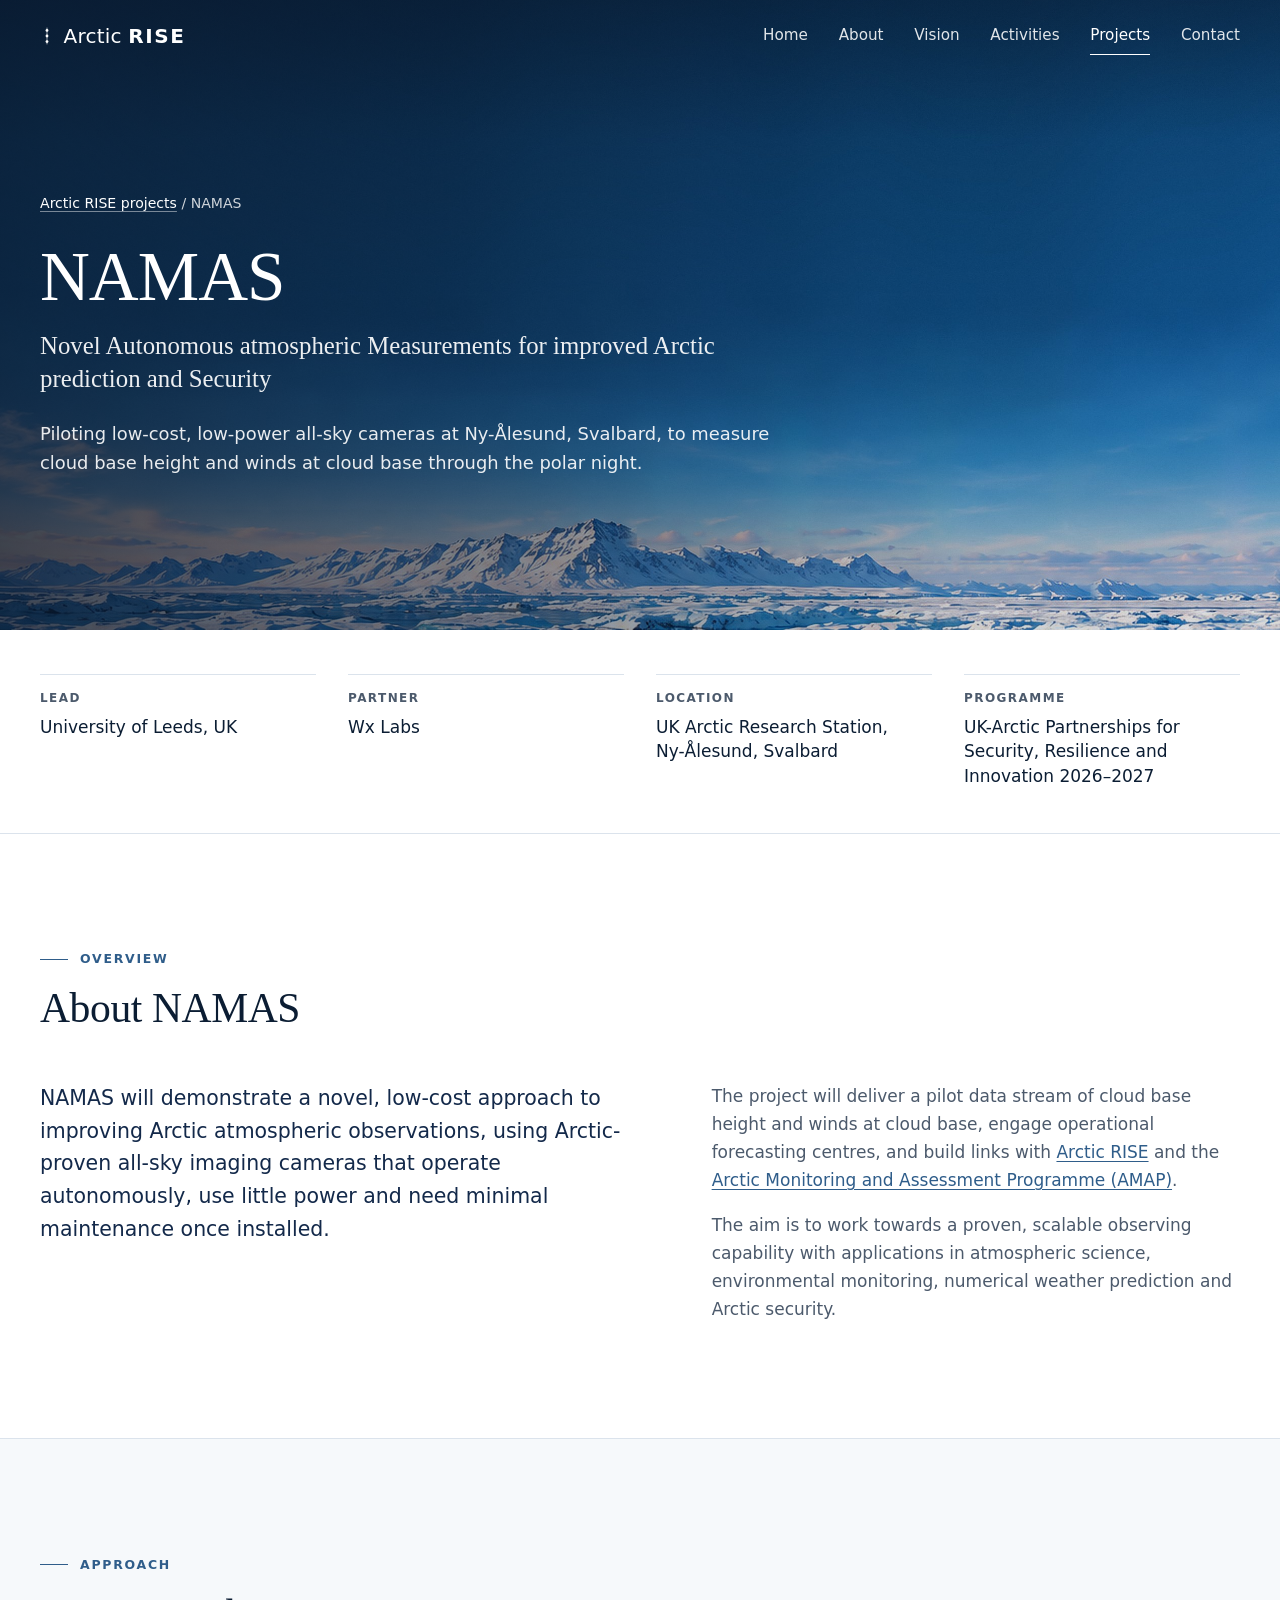
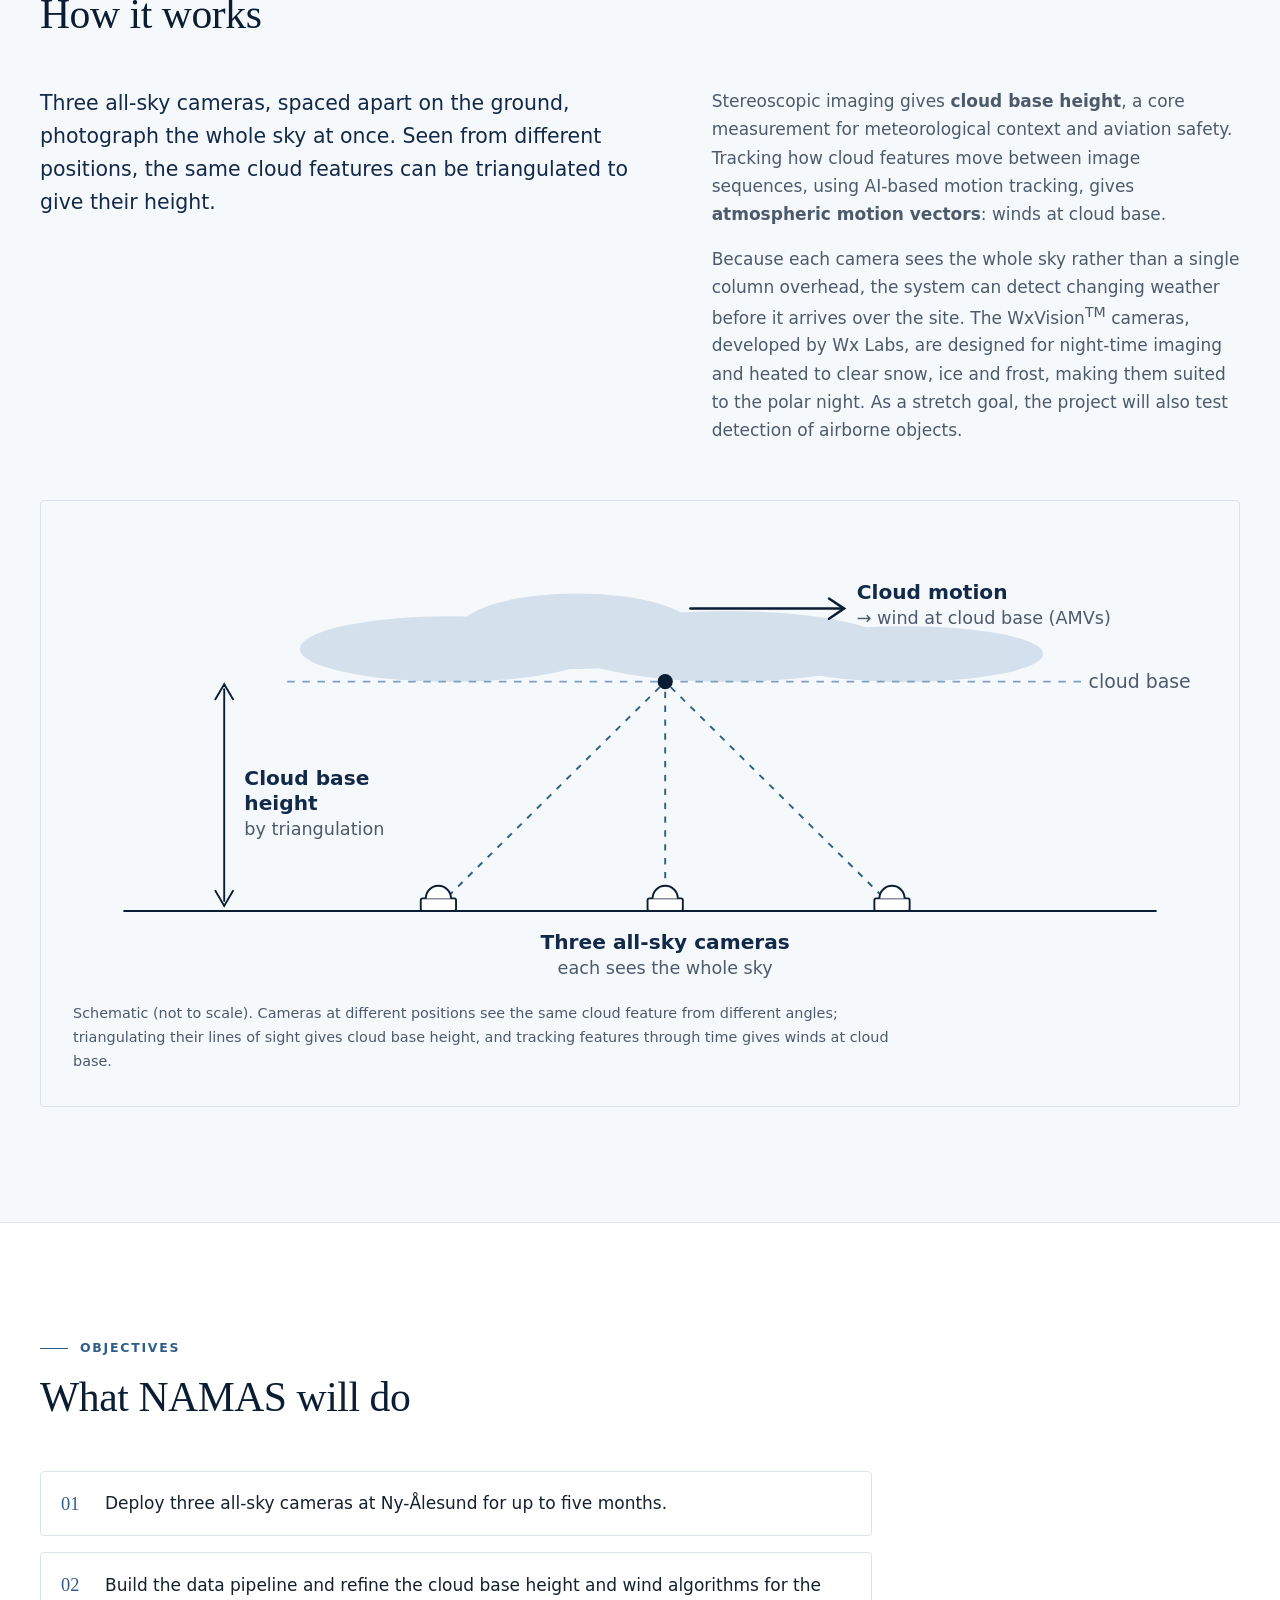
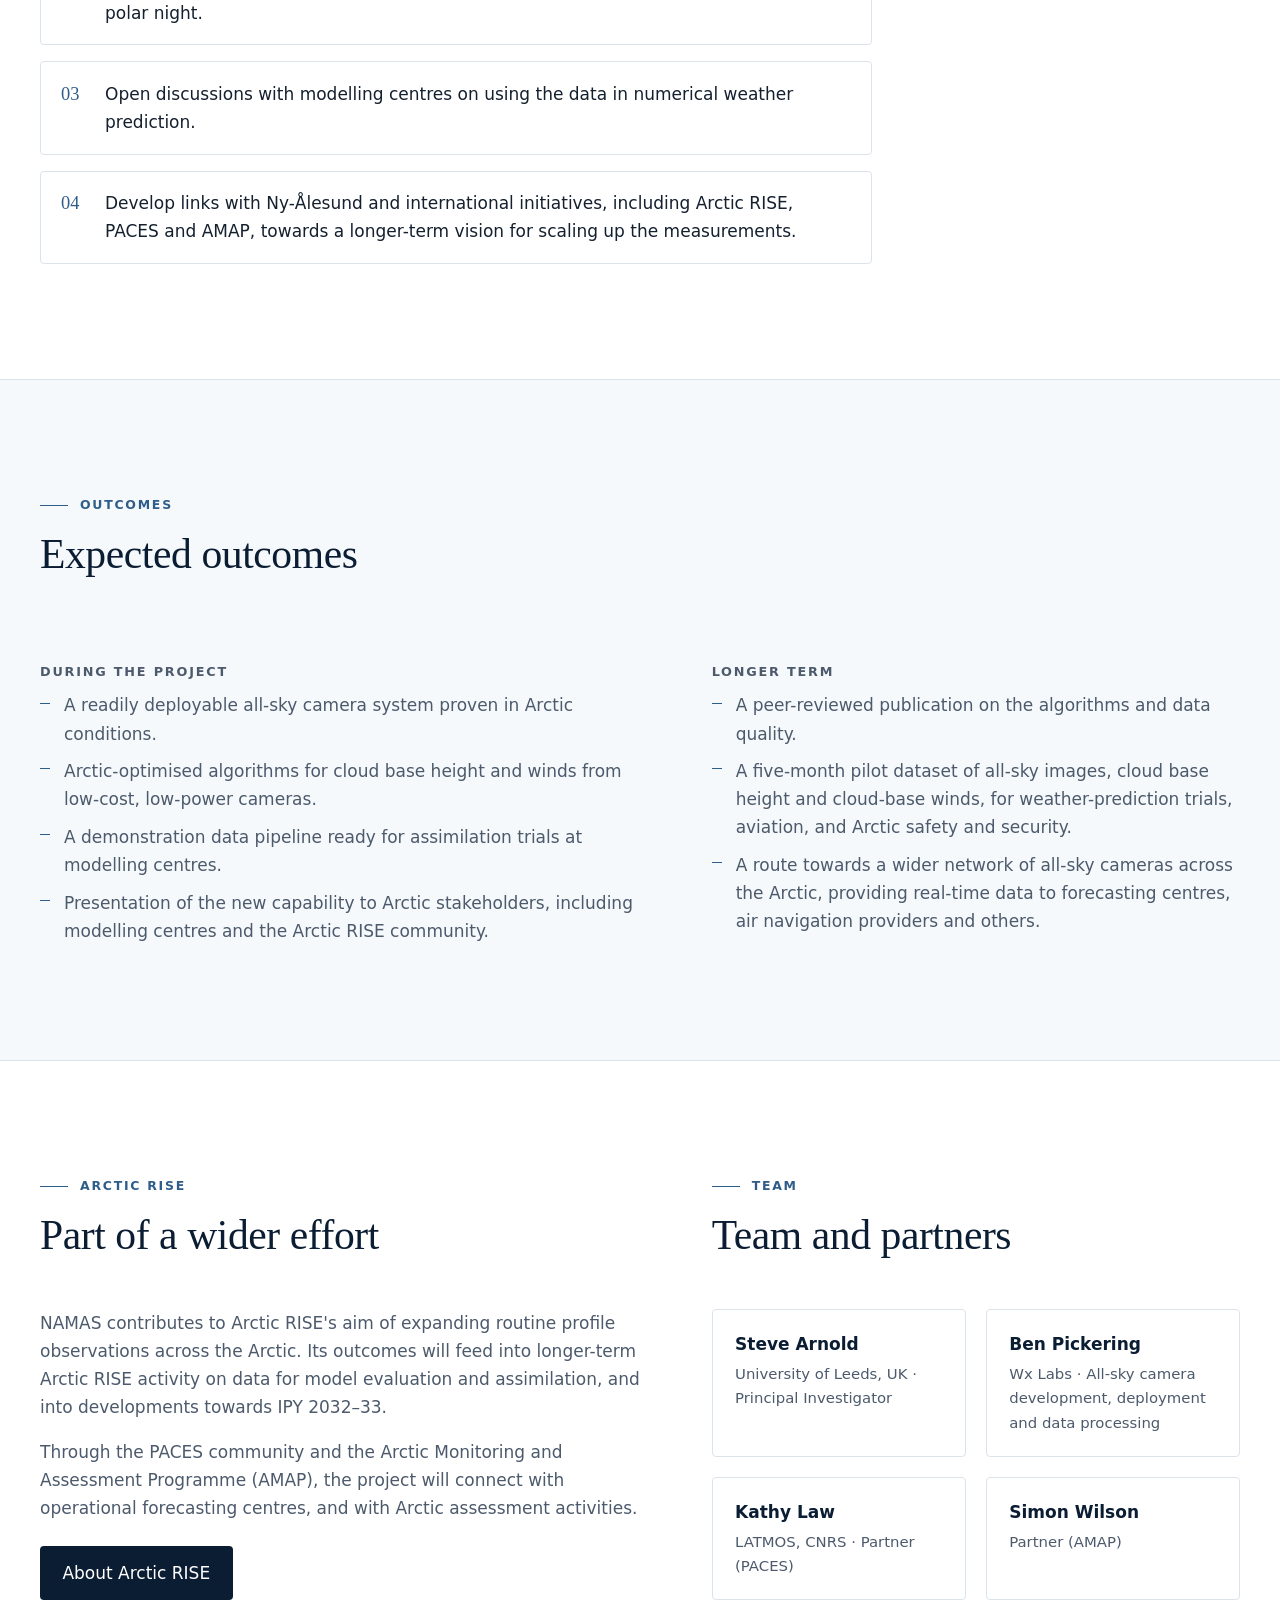
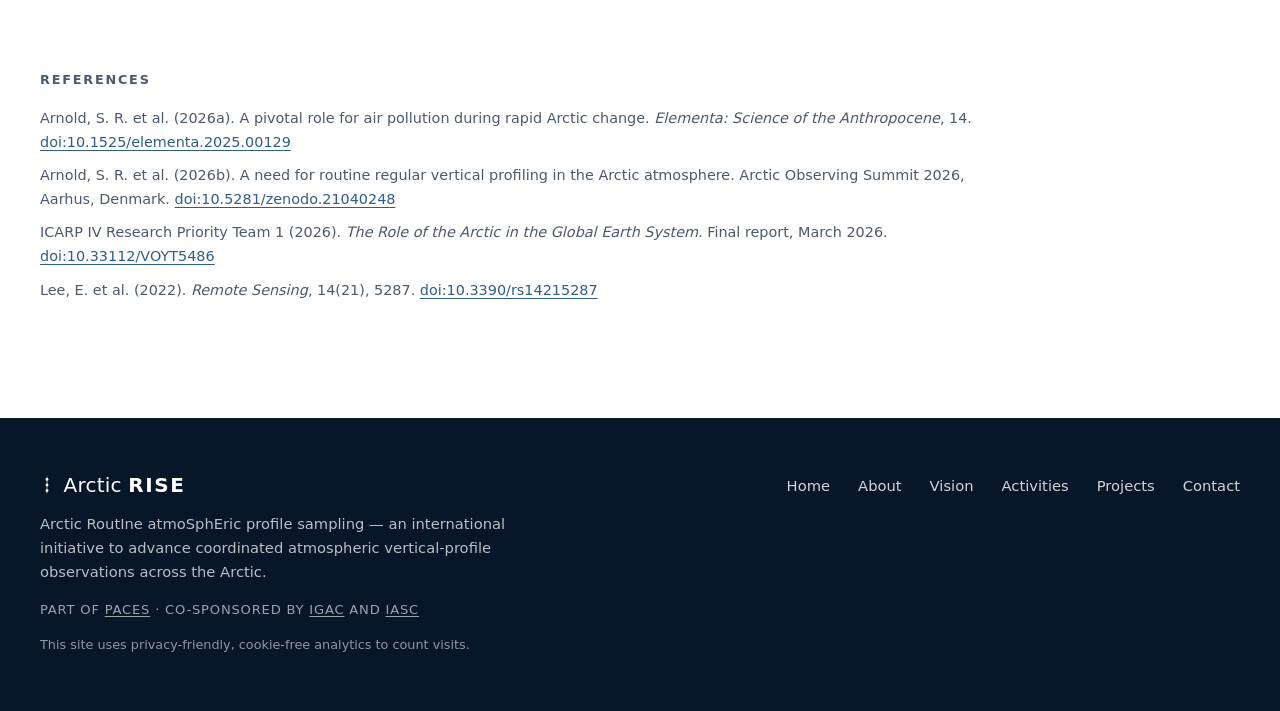
<file: namas.html>
<!DOCTYPE html>
<html lang="en">
<head>
  <meta charset="utf-8">
  <meta name="viewport" content="width=device-width, initial-scale=1">
  <title>NAMAS — Arctic RISE</title>
  <meta name="description" content="NAMAS (Novel Autonomous atmospheric Measurements for improved Arctic prediction and Security) is piloting low-cost all-sky cameras at Ny-Ålesund, Svalbard, to measure cloud base height and cloud-base winds through the polar night. An Arctic RISE project.">
  <meta name="theme-color" content="#0b1d33">
  <link rel="icon" href="assets/favicon.svg" type="image/svg+xml">
  <link rel="stylesheet" href="css/styles.css?v=3">
</head>
<body>

  <a class="skip-link" href="#main">Skip to main content</a>

  <!-- ============================================================
       HEADER (links point back to sections of the main page)
       ============================================================ -->
  <header class="site-header" id="site-header">
    <div class="container site-header__inner">
      <a class="wordmark" href="index.html" aria-label="Arctic RISE — home">
        <svg class="wordmark__mark" viewBox="0 0 20 28" aria-hidden="true" focusable="false">
          <line x1="10" y1="2" x2="10" y2="26"/>
          <circle cx="10" cy="6" r="2"/>
          <circle cx="10" cy="14" r="2"/>
          <circle cx="10" cy="22" r="2"/>
        </svg>
        <span class="wordmark__text">Arctic <strong>RISE</strong></span>
      </a>

      <button class="nav-toggle" type="button" aria-expanded="false" aria-controls="site-nav">
        <span class="nav-toggle__bars" aria-hidden="true"></span>
        <span class="visually-hidden">Menu</span>
      </button>

      <nav class="site-nav" id="site-nav" aria-label="Main">
        <ul>
          <li><a href="index.html">Home</a></li>
          <li><a href="index.html#about">About</a></li>
          <li><a href="index.html#vision">Vision</a></li>
          <li><a href="index.html#activities">Activities</a></li>
          <li><a href="index.html#projects" aria-current="true">Projects</a></li>
          <li><a href="index.html#contact">Contact</a></li>
        </ul>
      </nav>
    </div>
  </header>

  <main id="main">

    <!-- ============================================================
         HERO
         ============================================================ -->
    <section class="hero hero--page" id="top" aria-labelledby="page-title">
      <div class="hero__media" role="img" aria-label="Arctic landscape with snow-covered ground and mountains under a wide sky"></div>
      <div class="hero__overlay" aria-hidden="true"></div>

      <div class="container hero__content">
        <p class="breadcrumb"><a href="index.html#projects">Arctic RISE projects</a> <span aria-hidden="true">/</span> NAMAS</p>
        <h1 class="hero__title" id="page-title">NAMAS</h1>
        <p class="hero__subtitle">Novel Autonomous atmospheric Measurements for improved Arctic prediction and Security</p>
        <p class="hero__lead">Piloting low-cost, low-power all-sky cameras at Ny-Ålesund, Svalbard, to measure cloud base height and winds at cloud base through the polar night.</p>
      </div>
    </section>


    <!-- ============================================================
         KEY FACTS
         ============================================================ -->
    <section class="facts-band" aria-label="Project at a glance">
      <div class="container">
        <dl class="facts">
          <div><dt>Lead</dt><dd>University of Leeds, UK</dd></div>
          <div><dt>Partner</dt><dd>Wx Labs</dd></div>
          <div><dt>Location</dt><dd>UK Arctic Research Station, <span style="white-space: nowrap">Ny-Ålesund</span>, Svalbard</dd></div>
          <div><dt>Programme</dt><dd>UK-Arctic Partnerships for Security, Resilience and Innovation 2026–2027</dd></div>
        </dl>
      </div>
    </section>


    <!-- ============================================================
         OVERVIEW
         ============================================================ -->
    <section class="section" id="overview" aria-labelledby="overview-title">
      <div class="container">
        <header class="section-head">
          <p class="eyebrow">Overview</p>
          <h2 id="overview-title">About NAMAS</h2>
        </header>

        <div class="split">
          <p class="lead">NAMAS will demonstrate a novel, low-cost approach to improving Arctic atmospheric observations, using Arctic-proven all-sky imaging cameras that operate autonomously, use little power and need minimal maintenance once installed.</p>
          <div class="prose">
            <p>The project will deliver a pilot data stream of cloud base height and winds at cloud base, engage operational forecasting centres, and build links with <a href="index.html">Arctic RISE</a> and the <a href="https://www.amap.no">Arctic Monitoring and Assessment Programme (AMAP)</a>.</p>
            <p>The aim is to work towards a proven, scalable observing capability with applications in atmospheric science, environmental monitoring, numerical weather prediction and Arctic security.</p>
          </div>
        </div>
      </div>
    </section>


    <!-- ============================================================
         HOW IT WORKS
         ============================================================ -->
    <section class="section section--tint" id="approach" aria-labelledby="approach-title">
      <div class="container">
        <header class="section-head">
          <p class="eyebrow">Approach</p>
          <h2 id="approach-title">How it works</h2>
        </header>

        <div class="split">
          <p class="lead">Three all-sky cameras, spaced apart on the ground, photograph the whole sky at once. Seen from different positions, the same cloud features can be triangulated to give their height.</p>
          <div class="prose">
            <p>Stereoscopic imaging gives <strong>cloud base height</strong>, a core measurement for meteorological context and aviation safety. Tracking how cloud features move between image sequences, using AI-based motion tracking, gives <strong>atmospheric motion vectors</strong>: winds at cloud base.</p>
            <p>Because each camera sees the whole sky rather than a single column overhead, the system can detect changing weather before it arrives over the site. The WxVision<sup>TM</sup> cameras, developed by Wx Labs, are designed for night-time imaging and heated to clear snow, ice and frost, making them suited to the polar night. As a stretch goal, the project will also test detection of airborne objects.</p>
          </div>
        </div>

        <!-- Concept diagram (inline SVG – text is real text, editable here) -->
        <figure class="figure">
          <svg viewBox="0 0 900 360" role="img" aria-labelledby="fig-title fig-desc">
            <title id="fig-title">How all-sky cameras measure cloud base height and winds</title>
            <desc id="fig-desc">Three all-sky cameras on the ground each view the same cloud feature from a different position. Their lines of sight meet at the cloud base, giving its height by triangulation. Tracking the feature over time gives the wind at cloud base.</desc>
            <!-- clouds -->
            <g fill="#c9d8e8" opacity="0.75">
              <ellipse cx="300" cy="92" rx="120" ry="26"/>
              <ellipse cx="400" cy="78" rx="95" ry="30"/>
              <ellipse cx="520" cy="90" rx="130" ry="28"/>
              <ellipse cx="660" cy="96" rx="110" ry="22"/>
            </g>
            <!-- cloud base line -->
            <line x1="170" y1="118" x2="800" y2="118" stroke="#7c9fc2" stroke-width="1.5" stroke-dasharray="6 6"/>
            <text class="fig-text fig-text--muted" x="806" y="123" font-size="15">cloud base</text>
            <!-- lines of sight from three cameras to one cloud feature -->
            <g stroke="#2f5d8a" stroke-width="1.5" stroke-dasharray="5 6" fill="none">
              <line x1="290" y1="296" x2="470" y2="118"/>
              <line x1="470" y1="296" x2="470" y2="118"/>
              <line x1="650" y1="296" x2="470" y2="118"/>
            </g>
            <circle cx="470" cy="118" r="6" fill="#0b1d33"/>
            <!-- cloud motion arrow (AMV) -->
            <g stroke="#0b1d33" stroke-width="2" fill="none" stroke-linecap="round">
              <line x1="490" y1="60" x2="610" y2="60"/>
              <path d="M600 52 L612 60 L600 68"/>
            </g>
            <text class="fig-text" x="622" y="52" font-size="16" font-weight="600">Cloud motion</text>
            <text class="fig-text fig-text--muted" x="622" y="72" font-size="14">→ wind at cloud base (AMVs)</text>
            <!-- height arrow -->
            <g stroke="#0b1d33" stroke-width="1.5" fill="none" stroke-linecap="round">
              <line x1="120" y1="124" x2="120" y2="292"/>
              <path d="M113 132 L120 120 L127 132"/>
              <path d="M113 284 L120 296 L127 284"/>
            </g>
            <text class="fig-text" x="136" y="200" font-size="16" font-weight="600">Cloud base</text>
            <text class="fig-text" x="136" y="220" font-size="16" font-weight="600">height</text>
            <text class="fig-text fig-text--muted" x="136" y="240" font-size="14">by triangulation</text>
            <!-- ground -->
            <line x1="40" y1="300" x2="860" y2="300" stroke="#0b1d33" stroke-width="1.5"/>
            <!-- cameras -->
            <g fill="#ffffff" stroke="#0b1d33" stroke-width="1.5">
              <rect x="276" y="290" width="28" height="10" rx="1.5"/><path d="M280 290 A10 10 0 0 1 300 290"/>
              <rect x="456" y="290" width="28" height="10" rx="1.5"/><path d="M460 290 A10 10 0 0 1 480 290"/>
              <rect x="636" y="290" width="28" height="10" rx="1.5"/><path d="M640 290 A10 10 0 0 1 660 290"/>
            </g>
            <text class="fig-text" x="470" y="330" font-size="16" font-weight="600" text-anchor="middle">Three all-sky cameras</text>
            <text class="fig-text fig-text--muted" x="470" y="350" font-size="14" text-anchor="middle">each sees the whole sky</text>
          </svg>
          <figcaption>Schematic (not to scale). Cameras at different positions see the same cloud feature from different angles; triangulating their lines of sight gives cloud base height, and tracking features through time gives winds at cloud base.</figcaption>
        </figure>
      </div>
    </section>


    <!-- ============================================================
         OBJECTIVES
         ============================================================ -->
    <section class="section" id="objectives" aria-labelledby="objectives-title">
      <div class="container">
        <header class="section-head">
          <p class="eyebrow">Objectives</p>
          <h2 id="objectives-title">What NAMAS will do</h2>
        </header>
        <ol class="objectives">
          <li>Deploy three all-sky cameras at Ny-Ålesund for up to five months.</li>
          <li>Build the data pipeline and refine the cloud base height and wind algorithms for the polar night.</li>
          <li>Open discussions with modelling centres on using the data in numerical weather prediction.</li>
          <li>Develop links with Ny-Ålesund and international initiatives, including Arctic RISE, PACES and AMAP, towards a longer-term vision for scaling up the measurements.</li>
        </ol>
      </div>
    </section>


    <!-- ============================================================
         OUTCOMES
         ============================================================ -->
    <section class="section section--tint" id="outcomes" aria-labelledby="outcomes-title">
      <div class="container">
        <header class="section-head">
          <p class="eyebrow">Outcomes</p>
          <h2 id="outcomes-title">Expected outcomes</h2>
        </header>
        <div class="split">
          <div>
            <h3 class="subhead subhead--tight">During the project</h3>
            <ul class="ticks">
              <li>A readily deployable all-sky camera system proven in Arctic conditions.</li>
              <li>Arctic-optimised algorithms for cloud base height and winds from low-cost, low-power cameras.</li>
              <li>A demonstration data pipeline ready for assimilation trials at modelling centres.</li>
              <li>Presentation of the new capability to Arctic stakeholders, including modelling centres and the Arctic RISE community.</li>
            </ul>
          </div>
          <div>
            <h3 class="subhead subhead--tight">Longer term</h3>
            <ul class="ticks">
              <li>A peer-reviewed publication on the algorithms and data quality.</li>
              <li>A five-month pilot dataset of all-sky images, cloud base height and cloud-base winds, for weather-prediction trials, aviation, and Arctic safety and security.</li>
              <li>A route towards a wider network of all-sky cameras across the Arctic, providing real-time data to forecasting centres, air navigation providers and others.</li>
            </ul>
          </div>
        </div>
      </div>
    </section>


    <!-- ============================================================
         ARCTIC RISE LINK + PEOPLE
         ============================================================ -->
    <section class="section" id="team" aria-labelledby="team-title">
      <div class="container">
        <div class="split">
          <div>
            <header class="section-head">
              <p class="eyebrow">Arctic RISE</p>
              <h2>Part of a wider effort</h2>
            </header>
            <div class="prose">
              <p>NAMAS contributes to Arctic RISE's aim of expanding routine profile observations across the Arctic. Its outcomes will feed into longer-term Arctic RISE activity on data for model evaluation and assimilation, and into developments towards IPY 2032–33.</p>
              <p>Through the PACES community and the Arctic Monitoring and Assessment Programme (AMAP), the project will connect with operational forecasting centres, and with Arctic assessment activities.</p>
            </div>
            <p style="margin-top: 1.5rem"><a class="button" href="index.html">About Arctic RISE</a></p>
          </div>
          <div>
            <header class="section-head">
              <p class="eyebrow">Team</p>
              <h2 id="team-title">Team and partners</h2>
            </header>
            <ul class="people">
              <li><strong>Steve Arnold</strong><span>University of Leeds, UK · Principal Investigator</span></li>
              <li><strong>Ben Pickering</strong><span>Wx Labs · All-sky camera development, deployment and data processing</span></li>
              <li><strong>Kathy Law</strong><span>LATMOS, CNRS · Partner (PACES)</span></li>
              <li><strong>Simon Wilson</strong><span>Partner (AMAP)</span></li>
            </ul>
          </div>
        </div>

        <h3 class="subhead">References</h3>
        <ol class="refs">
          <li>Arnold, S. R. et al. (2026a). A pivotal role for air pollution during rapid Arctic change. <em>Elementa: Science of the Anthropocene</em>, 14. <a href="https://doi.org/10.1525/elementa.2025.00129">doi:10.1525/elementa.2025.00129</a></li>
          <li>Arnold, S. R. et al. (2026b). A need for routine regular vertical profiling in the Arctic atmosphere. Arctic Observing Summit 2026, Aarhus, Denmark. <a href="https://doi.org/10.5281/zenodo.21040248">doi:10.5281/zenodo.21040248</a></li>
          <li>ICARP IV Research Priority Team 1 (2026). <em>The Role of the Arctic in the Global Earth System.</em> Final report, March 2026. <a href="https://doi.org/10.33112/VOYT5486">doi:10.33112/VOYT5486</a></li>
          <li>Lee, E. et al. (2022). <em>Remote Sensing</em>, 14(21), 5287. <a href="https://doi.org/10.3390/rs14215287">doi:10.3390/rs14215287</a></li>
        </ol>
      </div>
    </section>

  </main>


  <!-- ============================================================
       FOOTER
       ============================================================ -->
  <footer class="site-footer">
    <div class="container site-footer__inner">
      <div class="site-footer__about">
        <p class="wordmark wordmark--footer">
          <svg class="wordmark__mark" viewBox="0 0 20 28" aria-hidden="true" focusable="false">
            <line x1="10" y1="2" x2="10" y2="26"/>
            <circle cx="10" cy="6" r="2"/>
            <circle cx="10" cy="14" r="2"/>
            <circle cx="10" cy="22" r="2"/>
          </svg>
          <span class="wordmark__text">Arctic <strong>RISE</strong></span>
        </p>
        <p>Arctic RoutIne atmoSphEric profile sampling — an international initiative to advance coordinated atmospheric vertical-profile observations across the Arctic.</p>
        <p class="site-footer__affil">Part of <a href="https://igacproject.org/activities/PACES">PACES</a> · co-sponsored by <a href="https://igacproject.org">IGAC</a> and <a href="https://iasc.info">IASC</a></p>
        <p class="site-footer__note">This site uses privacy-friendly, cookie-free analytics to count visits.</p>
      </div>
      <nav aria-label="Footer">
        <ul class="site-footer__nav">
          <li><a href="index.html">Home</a></li>
          <li><a href="index.html#about">About</a></li>
          <li><a href="index.html#vision">Vision</a></li>
          <li><a href="index.html#activities">Activities</a></li>
          <li><a href="index.html#projects">Projects</a></li>
          <li><a href="index.html#contact">Contact</a></li>
        </ul>
      </nav>
    </div>
  </footer>

  <script src="js/main.js?v=3" defer></script>
</body>
</html>
</file>
<file: css/styles.css>
/* ==========================================================================
   Arctic RISE — stylesheet
   --------------------------------------------------------------------------
   1. Settings (colours, fonts, hero image)   ← most edits happen here
   2. Base
   3. Layout helpers
   4. Header & navigation
   5. Hero
   6. Hero illustration (platforms, paths, labels)
   7. Content sections
   8. Footer
   9. Responsive adjustments
   10. Reduced motion
   ========================================================================== */


/* 1. SETTINGS ============================================================== */
:root {
  /* Hero background photograph — replace the file or change this path */
  --hero-image: url("../assets/hero-landscape.jpg");
  --hero-position: center bottom;

  /* Colours */
  --navy-950: #08162a;
  --navy-900: #0b1d33;
  --navy-800: #13294a;
  --blue-700: #234d78;
  --blue-600: #2f5d8a;
  --blue-400: #7c9fc2;
  --blue-200: #c9d8e8;
  --ice-100:  #eef3f8;
  --ice-50:   #f6f9fb;
  --white:    #ffffff;
  --ink:      #15202f;
  --muted:    #4c5a6c;
  --line:     #dbe3ec;

  /* Illustration colours */
  --obs-icon:   #ffffff;
  --obs-insitu: #e4eef7;
  --obs-beam:   #bfe0f2;

  /* Typography */
  --font-sans: "Inter", "Segoe UI", system-ui, -apple-system, "Helvetica Neue", Arial, sans-serif;
  --font-serif: "Iowan Old Style", "Charter", "Georgia", "Times New Roman", serif;

  /* Spacing & sizing */
  --container: 1200px;
  --gutter: clamp(1.25rem, 4vw, 2.5rem);
  --section-space: clamp(4.5rem, 9vw, 7.5rem);
  --header-h: 72px;
  --radius: 4px;
}


/* 2. BASE ================================================================== */
*, *::before, *::after { box-sizing: border-box; }

html {
  -webkit-text-size-adjust: 100%;
  text-size-adjust: 100%;
}

body {
  margin: 0;
  font-family: var(--font-sans);
  font-size: 1.0625rem;
  line-height: 1.65;
  color: var(--ink);
  background: var(--white);
  -webkit-font-smoothing: antialiased;
}

h1, h2, h3, h4 {
  margin: 0;
  line-height: 1.2;
  color: var(--navy-900);
}

h2 {
  font-family: var(--font-serif);
  font-weight: 400;
  font-size: clamp(1.9rem, 3.4vw, 2.6rem);
  letter-spacing: -0.01em;
}

h3 {
  font-size: 1.0625rem;
  font-weight: 600;
  letter-spacing: -0.005em;
}

h4 {
  font-size: 1rem;
  font-weight: 600;
}

p { margin: 0 0 1em; }
p:last-child { margin-bottom: 0; }

a { color: var(--blue-600); text-underline-offset: 0.18em; }
a:hover { color: var(--navy-900); }

ul, ol { margin: 0; padding: 0; list-style: none; }

:focus-visible {
  outline: 2px solid var(--blue-600);
  outline-offset: 3px;
  border-radius: 2px;
}

[id] { scroll-margin-top: calc(var(--header-h) + 8px); }

.visually-hidden {
  position: absolute !important;
  width: 1px; height: 1px;
  padding: 0; margin: -1px;
  overflow: hidden; clip: rect(0 0 0 0);
  white-space: nowrap; border: 0;
}

.skip-link {
  position: absolute;
  left: 1rem; top: -100px;
  z-index: 100;
  padding: 0.6rem 1rem;
  background: var(--white);
  color: var(--navy-900);
  font-weight: 600;
  border-radius: var(--radius);
}
.skip-link:focus { top: 1rem; }


/* 3. LAYOUT HELPERS ======================================================== */
.container {
  width: 100%;
  max-width: calc(var(--container) + 2 * var(--gutter));
  margin: 0 auto;
  padding: 0 var(--gutter);
}

.section { padding: var(--section-space) 0; }
.section--tint { background: var(--ice-50); border-top: 1px solid var(--line); border-bottom: 1px solid var(--line); }

.section-head { margin-bottom: clamp(2rem, 4vw, 3rem); max-width: 46rem; }
.section-head--wide { max-width: 56rem; }

.eyebrow {
  display: flex;
  align-items: center;
  gap: 0.75rem;
  margin: 0 0 0.9rem;
  font-size: 0.78rem;
  font-weight: 600;
  letter-spacing: 0.14em;
  text-transform: uppercase;
  color: var(--blue-600);
}
.eyebrow::before {
  content: "";
  width: 1.75rem;
  height: 1px;
  background: currentColor;
}

.lead {
  font-size: clamp(1.15rem, 1.6vw, 1.3rem);
  line-height: 1.6;
  color: var(--navy-800);
}

.split {
  display: grid;
  grid-template-columns: minmax(0, 1.15fr) minmax(0, 1fr);
  gap: clamp(2rem, 5vw, 5rem);
  align-items: start;
}

.prose { color: var(--muted); }
.prose em { font-style: normal; font-weight: 500; color: var(--ink); }

.small-heading {
  font-size: 0.85rem;
  font-weight: 600;
  color: var(--muted);
  margin-bottom: 0.75rem;
}


/* 4. HEADER & NAVIGATION =================================================== */
.site-header {
  position: fixed;
  inset: 0 0 auto 0;
  z-index: 50;
  height: var(--header-h);
  color: var(--white);
  transition: background-color 0.25s ease, box-shadow 0.25s ease, color 0.25s ease;
}

/* Solid header once the page has scrolled (class added by js/main.js) */
.site-header.is-scrolled,
.site-header.menu-open {
  background: rgba(255, 255, 255, 0.97);
  color: var(--navy-900);
  box-shadow: 0 1px 0 var(--line);
}

.site-header__inner {
  height: 100%;
  display: flex;
  align-items: center;
  justify-content: space-between;
  gap: 1rem;
}

.wordmark {
  display: inline-flex;
  align-items: center;
  gap: 0.6rem;
  color: inherit;
  text-decoration: none;
  font-size: 1.25rem;
  letter-spacing: 0.01em;
  line-height: 1;
}
.wordmark:hover { color: inherit; }
.wordmark__text { font-weight: 400; }
.wordmark__text strong { font-weight: 700; letter-spacing: 0.08em; }
.wordmark__mark { width: 14px; height: 22px; flex: none; }
.wordmark__mark line { stroke: currentColor; stroke-width: 1.4; opacity: 0.6; }
.wordmark__mark circle { fill: currentColor; }

.site-nav ul { display: flex; gap: clamp(1rem, 2.4vw, 2.25rem); }

.site-nav a {
  position: relative;
  display: inline-block;
  padding: 0.4rem 0;
  color: inherit;
  text-decoration: none;
  font-size: 0.95rem;
  font-weight: 500;
  opacity: 0.88;
}
.site-nav a:hover { opacity: 1; color: inherit; }
.site-nav a::after {
  content: "";
  position: absolute;
  left: 0; right: 0; bottom: 0;
  height: 1px;
  background: currentColor;
  transform: scaleX(0);
  transform-origin: left;
  transition: transform 0.2s ease;
}
.site-nav a:hover::after,
.site-nav a[aria-current="true"]::after { transform: scaleX(1); }
.site-nav a[aria-current="true"] { opacity: 1; }

.nav-toggle {
  display: none;
  width: 44px; height: 44px;
  margin-right: -10px;
  padding: 0;
  background: none;
  border: 0;
  color: inherit;
  cursor: pointer;
}
.nav-toggle__bars,
.nav-toggle__bars::before,
.nav-toggle__bars::after {
  display: block;
  width: 22px; height: 1.5px;
  margin: 0 auto;
  background: currentColor;
  transition: transform 0.2s ease, opacity 0.2s ease;
}
.nav-toggle__bars { position: relative; }
.nav-toggle__bars::before,
.nav-toggle__bars::after { content: ""; position: absolute; left: 0; }
.nav-toggle__bars::before { top: -7px; }
.nav-toggle__bars::after { top: 7px; }
.nav-toggle[aria-expanded="true"] .nav-toggle__bars { background: transparent; }
.nav-toggle[aria-expanded="true"] .nav-toggle__bars::before { transform: translateY(7px) rotate(45deg); }
.nav-toggle[aria-expanded="true"] .nav-toggle__bars::after { transform: translateY(-7px) rotate(-45deg); }


/* 5. HERO ================================================================== */
.hero {
  --hero-h: max(640px, min(92svh, 920px));
  position: relative;
  min-height: var(--hero-h);
  display: flex;
  align-items: center;
  overflow: hidden;
  color: var(--white);
  background: var(--navy-900);
  isolation: isolate;
}

.hero__media {
  position: absolute;
  inset: 0;
  z-index: -2;
  background-color: var(--navy-800);
  background-image: var(--hero-image);
  background-size: cover;
  background-position: var(--hero-position);
}

/* Dark translucent overlay for legible text: darker behind the text column
   and under the header, lighter over the landscape. */
.hero__overlay {
  position: absolute;
  inset: 0;
  z-index: -1;
  background:
    linear-gradient(90deg, rgba(8, 22, 42, 0.78) 0%, rgba(8, 22, 42, 0.5) 40%, rgba(8, 22, 42, 0.18) 75%, rgba(8, 22, 42, 0.12) 100%),
    linear-gradient(180deg, rgba(8, 22, 42, 0.45) 0%, rgba(8, 22, 42, 0) 22%);
}

.hero__content {
  position: relative;
  z-index: 2;
  padding-top: calc(var(--header-h) + 2rem);
  padding-bottom: 4rem;
}
.hero__content > * { max-width: min(35rem, 44vw); }

.hero__affil {
  margin: -0.75rem 0 1.75rem;
  font-size: 0.85rem;
  color: rgba(255, 255, 255, 0.75);
}
.hero__affil a { color: var(--white); text-decoration-color: rgba(255, 255, 255, 0.45); }
.hero__affil a:hover { color: var(--white); text-decoration-color: var(--white); }

.hero__eyebrow {
  margin-bottom: 1.25rem;
  font-size: 0.8rem;
  font-weight: 500;
  letter-spacing: 0.08em;
  color: var(--blue-200);
}

.hero__title {
  font-family: var(--font-serif);
  font-weight: 400;
  font-size: clamp(2.3rem, 4.6vw, 3.75rem);
  line-height: 1.08;
  letter-spacing: -0.015em;
  color: var(--white);
  text-wrap: balance;
}

.hero__lead {
  margin: 1.5rem 0 2rem;
  font-size: clamp(1.05rem, 1.4vw, 1.2rem);
  line-height: 1.6;
  color: rgba(255, 255, 255, 0.9);
}

.hero__cta {
  display: inline-flex;
  align-items: center;
  gap: 0.6rem;
  padding: 0.75rem 1.25rem;
  border: 1px solid rgba(255, 255, 255, 0.55);
  border-radius: var(--radius);
  color: var(--white);
  font-weight: 500;
  font-size: 0.98rem;
  text-decoration: none;
  transition: background-color 0.2s ease, border-color 0.2s ease;
}
.hero__cta:hover { color: var(--white); background: rgba(255, 255, 255, 0.12); border-color: var(--white); }
.hero__cta:focus-visible { outline-color: var(--white); }
.hero__cta span { transition: transform 0.2s ease; }
.hero__cta:hover span { transform: translateX(3px); }

.hero__legend {
  display: flex;
  flex-wrap: wrap;
  gap: 0.5rem 1.5rem;
  margin-top: 2.75rem;
  font-size: 0.8rem;
  color: rgba(255, 255, 255, 0.82);
}
.hero__legend li { display: inline-flex; align-items: center; gap: 0.5rem; }
.hero__legend svg { width: 28px; height: 8px; overflow: visible; }


/* 6. HERO ILLUSTRATION ===================================================== */
/* The box keeps the 800 × 900 proportions of the SVG viewBox, so the
   percentage label positions line up with the SVG drawing. */
.hero__illustration {
  position: absolute;
  z-index: 1;
  right: max(0px, calc((100vw - var(--container)) / 2 - 2rem));
  bottom: 0;
  width: min(58vw, calc((var(--hero-h) - var(--header-h) - 16px) * 0.889));
  aspect-ratio: 8 / 9;
  margin: 0;
  pointer-events: none;
}

.obs-svg {
  display: block;
  width: 100%;
  height: 100%;
  overflow: visible;
}

.obs-svg .icon,
.obs-svg .icon * {
  fill: none;
  stroke: var(--obs-icon);
  stroke-width: 1.5;
  stroke-linecap: round;
  stroke-linejoin: round;
}
.obs-svg .icon .panel { fill: rgba(255, 255, 255, 0.14); }
.obs-svg .icon--fill { fill: var(--obs-icon); stroke: none; }
.obs-svg .icon ellipse { fill: rgba(255, 255, 255, 0.16); }

/* In-situ sampling paths: solid */
.path-insitu {
  fill: none;
  stroke: var(--obs-insitu);
  stroke-width: 1.6;
  stroke-linecap: round;
  stroke-linejoin: round;
  opacity: 0.85;
}
.path-insitu--tether { stroke-width: 1.2; }

/* Sampling markers */
.marker { fill: var(--obs-insitu); stroke: rgba(8, 22, 42, 0.35); stroke-width: 1; }

/* Remote-sensing beams: dashed (colour comes from the fade gradients in the SVG) */
.beam {
  fill: none;
  stroke-width: 1.5;
  stroke-dasharray: 5 6;
  stroke-linecap: round;
}
.beam--legend { stroke: var(--obs-beam); }

/* Labels */
.platform-labels { position: absolute; inset: 0; }

.platform-label {
  position: absolute;
  left: var(--x);
  top: var(--y);
  padding: 0.28em 0.6em;
  font-size: 0.75rem;
  font-weight: 500;
  line-height: 1.3;
  letter-spacing: 0.02em;
  white-space: nowrap;
  color: var(--white);
  background: rgba(8, 22, 42, 0.62);
  border: 1px solid rgba(255, 255, 255, 0.18);
  border-radius: 3px;
}
.platform-label[data-align="left"]  { transform: translate(-100%, -50%); text-align: right; }
.platform-label[data-align="right"] { transform: translate(0, -50%); }
.platform-label[data-align="above"] { transform: translate(-50%, -100%); text-align: center; }
.platform-label[data-align="below"] { transform: translate(-50%, 0); text-align: center; }
.label-short { display: none; }


/* 7. CONTENT SECTIONS ====================================================== */

/* Partners strip (directly below the hero) */
.partners {
  padding: clamp(1.75rem, 3.5vw, 2.5rem) 0;
  border-bottom: 1px solid var(--line);
  background: var(--white);
}
.partners__inner {
  display: flex;
  align-items: center;
  justify-content: space-between;
  gap: 1.5rem 3rem;
}
.partners__text { max-width: 40rem; font-size: 0.95rem; color: var(--muted); }
.partners__text a { color: var(--navy-800); }
.partners__logos { display: flex; align-items: center; gap: clamp(1.5rem, 3vw, 2.5rem); flex: none; }
.partner { display: block; text-decoration: none; }
.partner img { display: block; height: 48px; width: auto; }
.partner--tall img { height: 64px; }  /* upright logos such as IASC */
/* Text stand-in until a logo image is added */
.partner--text {
  font-size: 1.15rem;
  font-weight: 700;
  letter-spacing: 0.12em;
  color: var(--navy-800);
}
.partner--text:hover { color: var(--blue-600); }

/* Research priority + key documents (end of "Why" section) */
.priority {
  display: grid;
  grid-template-columns: minmax(0, 1.2fr) minmax(0, 1fr);
  gap: clamp(1.5rem, 4vw, 4rem);
  align-items: start;
  margin-top: clamp(3rem, 6vw, 4.5rem);
  padding-top: clamp(2rem, 4vw, 2.75rem);
  border-top: 1px solid var(--line);
}
.priority .subhead--flush { margin-top: 0; }
.priority__text { color: var(--muted); }
.priority__text em { font-style: italic; color: var(--ink); }
.doc-links { display: grid; gap: 0.75rem; }
.doc-links a {
  display: block;
  position: relative;
  padding: 1rem 2.75rem 1rem 1.25rem;
  border: 1px solid var(--line);
  border-radius: var(--radius);
  background: var(--ice-50);
  text-decoration: none;
  transition: border-color 0.2s ease;
}
.doc-links a:hover { border-color: var(--blue-400); }
.doc-links a::after {
  content: "↗";
  position: absolute;
  right: 1.1rem; top: 1rem;
  color: var(--blue-600);
}
.doc-links__title { display: block; font-weight: 600; color: var(--navy-900); line-height: 1.4; font-size: 0.97rem; }
.doc-links__meta { display: block; margin-top: 0.3rem; font-size: 0.82rem; color: var(--muted); }


/* Why profiles matter */
.lead--narrow { max-width: 46rem; }

.feature-grid {
  display: grid;
  grid-template-columns: repeat(5, minmax(0, 1fr));
  gap: 2.25rem clamp(1.25rem, 2.4vw, 2.25rem);
  margin-top: clamp(3rem, 6vw, 4.5rem);
}
.feature { padding-top: 1.25rem; border-top: 1px solid var(--navy-900); }
.feature h3 { margin-bottom: 0.6rem; }
.feature p { color: var(--muted); font-size: 0.98rem; }

/* About */
.subhead {
  margin: clamp(3rem, 6vw, 4.5rem) 0 1.25rem;
  font-size: 0.8rem;
  font-weight: 600;
  letter-spacing: 0.14em;
  text-transform: uppercase;
  color: var(--muted);
}

.platform-grid {
  display: grid;
  grid-template-columns: repeat(3, minmax(0, 1fr));
  border-top: 1px solid var(--line);
  border-left: 1px solid var(--line);
  background: var(--white);
}
.platform-grid li {
  padding: 1.5rem 1.5rem 1.6rem;
  border-right: 1px solid var(--line);
  border-bottom: 1px solid var(--line);
}
.platform-grid h4 { margin-bottom: 0.4rem; }
.platform-grid p { font-size: 0.95rem; color: var(--muted); }

/* About: lead and themes on the left, text on the right (stacks in reading order on small screens) */
.split--about { grid-template-areas: "lead prose" "themes prose"; row-gap: 0; }
.split--about > .lead { grid-area: lead; }
.split--about > .prose { grid-area: prose; }
.split--about > .about-themes { grid-area: themes; }

/* Key themes & badge */
.subhead--tight { margin: 2.25rem 0 0.75rem; }
.theme-list { border-top: 1px solid var(--line); }
.theme-list li {
  padding: 0.55rem 0;
  border-bottom: 1px solid var(--line);
  color: var(--navy-800);
  font-size: 0.97rem;
}

.about-head {
  display: flex;
  align-items: flex-end;
  justify-content: space-between;
  gap: 1.5rem;
}
.badge { display: block; flex: none; margin-bottom: clamp(2rem, 4vw, 3rem); }
.badge img {
  display: block;
  width: clamp(110px, 12vw, 150px);
  height: auto;
  border-radius: 50%;
}

/* Vision (dark band) */
.section--dark { background: var(--navy-900); color: rgba(255, 255, 255, 0.86); }
.section--dark h2,
.section--dark h3 { color: var(--white); }
.section--dark .eyebrow { color: var(--blue-200); }

.statement {
  max-width: 52rem;
  font-family: var(--font-serif);
  font-size: clamp(1.35rem, 2.3vw, 1.75rem);
  line-height: 1.45;
  color: var(--white);
}

.vision-points {
  display: grid;
  grid-template-columns: repeat(5, minmax(0, 1fr));
  gap: clamp(1.5rem, 3vw, 2.75rem);
  margin-top: clamp(2.5rem, 5vw, 4rem);
}
.vision-points li { padding-top: 1.25rem; border-top: 1px solid rgba(255, 255, 255, 0.25); }
.vision-points h3 { margin-bottom: 0.5rem; }
.vision-points p { font-size: 0.95rem; color: rgba(255, 255, 255, 0.76); }

.vision-close {
  max-width: 46rem;
  margin-top: clamp(2.5rem, 5vw, 3.5rem);
  color: rgba(255, 255, 255, 0.86);
}

.ipy-callout {
  margin-top: clamp(3rem, 6vw, 4.5rem);
  padding: clamp(1.5rem, 3vw, 2.25rem);
  border: 1px solid rgba(255, 255, 255, 0.22);
  border-left: 3px solid var(--blue-400);
  border-radius: var(--radius);
  background: rgba(255, 255, 255, 0.04);
  max-width: 52rem;
}
.ipy-callout h3 { font-size: 1.15rem; margin-bottom: 0.6rem; }
.ipy-callout p { color: rgba(255, 255, 255, 0.8); }

/* Activities */
.card-grid {
  display: grid;
  grid-template-columns: repeat(5, minmax(0, 1fr));
  gap: 1.25rem;
  counter-reset: activity;
}
.card {
  position: relative;
  padding: 1.6rem 1.5rem 1.75rem;
  border: 1px solid var(--line);
  border-radius: var(--radius);
  background: var(--white);
  counter-increment: activity;
  transition: border-color 0.2s ease;
}
.card:hover { border-color: var(--blue-400); }
.card::before {
  content: counter(activity, decimal-leading-zero);
  display: block;
  margin-bottom: 1.4rem;
  font-family: var(--font-serif);
  font-size: 1.15rem;
  color: var(--blue-600);
}
.card h3 { margin-bottom: 0.55rem; }
.card p { font-size: 0.95rem; color: var(--muted); }

/* Contact */
.contact { max-width: 46rem; text-align: center; }
.contact .eyebrow { justify-content: center; }
.contact .eyebrow::after { content: ""; width: 1.75rem; height: 1px; background: currentColor; }
.contact h2 { margin-bottom: 1.25rem; }
.contact__action {
  display: flex;
  flex-wrap: wrap;
  align-items: center;
  justify-content: center;
  gap: 0.75rem 1.25rem;
  margin-top: 2rem;
}
.contact__action[hidden] { display: none; }
.contact__address { color: var(--muted); font-size: 0.95rem; }

.affiliation {
  margin: clamp(2.5rem, 5vw, 3rem) auto 0;
  padding-top: 1.75rem;
  max-width: 30rem;
  border-top: 1px solid var(--line);
  font-size: 0.92rem;
  color: var(--muted);
}

.button {
  display: inline-block;
  padding: 0.8rem 1.4rem;
  border-radius: var(--radius);
  background: var(--navy-900);
  color: var(--white);
  font-weight: 500;
  text-decoration: none;
  transition: background-color 0.2s ease;
}
.button:hover { background: var(--blue-700); color: var(--white); }

/* Projects (main page) */
.project-card {
  display: grid;
  grid-template-columns: minmax(0, 1.4fr) minmax(0, 1fr);
  gap: clamp(1.5rem, 4vw, 3.5rem);
  align-items: center;
  padding: clamp(1.5rem, 3vw, 2.25rem);
  border: 1px solid var(--line);
  border-radius: var(--radius);
  background: var(--white);
}
.project-card__tag {
  margin-bottom: 0.6rem;
  font-size: 0.78rem;
  font-weight: 600;
  letter-spacing: 0.12em;
  text-transform: uppercase;
  color: var(--blue-600);
}
.project-card h3 { font-family: var(--font-serif); font-weight: 400; font-size: 1.9rem; margin-bottom: 0.35rem; }
.project-card__full { margin-bottom: 1rem; font-weight: 500; color: var(--navy-800); }
.project-card p { color: var(--muted); }
.project-card .facts { margin: 0; }
.project-card .button { margin-top: 1.5rem; }
.project-card + .project-card { margin-top: 1.5rem; }

/* Component cards (project pages) */
.components { display: grid; grid-template-columns: repeat(auto-fit, minmax(16rem, 1fr)); gap: 1.25rem; margin-top: clamp(2rem, 4vw, 3rem); }
.components li { padding: 1.4rem 1.5rem; border: 1px solid var(--line); border-radius: var(--radius); background: var(--white); }
.components h3 { margin: 0 0 0.5rem; font-family: var(--font-serif); font-weight: 400; font-size: 1.3rem; color: var(--navy-900); }
.components p { margin: 0; font-size: 0.95rem; color: var(--muted); }

/* Project pages */
.hero--page { --hero-h: max(520px, min(70svh, 680px)); }
.hero--page .hero__content > * { max-width: min(46rem, 62vw); }
.hero--page .hero__title { font-size: clamp(2.6rem, 5.4vw, 4.4rem); }
.hero__subtitle {
  margin-top: 0.9rem;
  font-family: var(--font-serif);
  font-size: clamp(1.2rem, 2vw, 1.55rem);
  line-height: 1.35;
  color: rgba(255, 255, 255, 0.92);
}
.breadcrumb {
  margin-bottom: 1.5rem;
  font-size: 0.88rem;
  color: rgba(255, 255, 255, 0.8);
}
.breadcrumb a { color: var(--white); text-decoration-color: rgba(255, 255, 255, 0.45); }
.breadcrumb a:hover { color: var(--white); text-decoration-color: var(--white); }

/* Key facts (definition list) */
.facts {
  display: grid;
  grid-template-columns: repeat(auto-fit, minmax(12rem, 1fr));
  gap: 1.25rem 2rem;
  margin: 0;
}
.facts div { padding-top: 0.9rem; border-top: 1px solid var(--line); }
.facts dt {
  font-size: 0.75rem;
  font-weight: 600;
  letter-spacing: 0.12em;
  text-transform: uppercase;
  color: var(--muted);
}
.facts dd { margin: 0.35rem 0 0; color: var(--navy-900); font-weight: 500; line-height: 1.45; }
.facts-band { padding: clamp(2rem, 4vw, 2.75rem) 0; border-bottom: 1px solid var(--line); }

/* Concept figure */
.figure {
  margin: clamp(2.5rem, 5vw, 3.5rem) 0 0;
  padding: clamp(1rem, 3vw, 2rem);
  border: 1px solid var(--line);
  border-radius: var(--radius);
  background: var(--ice-50);
}
.figure svg { display: block; width: 100%; height: auto; }
.figure figcaption { margin-top: 1rem; font-size: 0.9rem; color: var(--muted); max-width: 52rem; }
.fig-text { font-family: var(--font-sans); fill: var(--navy-800); }
.fig-text--muted { fill: var(--muted); }

/* Numbered objectives */
.objectives { counter-reset: obj; display: grid; gap: 1rem; max-width: 52rem; }
.objectives li {
  counter-increment: obj;
  position: relative;
  padding: 1.1rem 1.25rem 1.1rem 4rem;
  border: 1px solid var(--line);
  border-radius: var(--radius);
  background: var(--white);
}
.objectives li::before {
  content: counter(obj, decimal-leading-zero);
  position: absolute;
  left: 1.25rem; top: 1.05rem;
  font-family: var(--font-serif);
  font-size: 1.15rem;
  color: var(--blue-600);
}

/* Timeline */
.timeline { border-left: 1px solid var(--blue-400); margin-left: 0.4rem; max-width: 52rem; }
.timeline li { position: relative; padding: 0 0 1.5rem 1.75rem; }
.timeline li:last-child { padding-bottom: 0; }
.timeline li::before {
  content: "";
  position: absolute;
  left: -0.4rem; top: 0.4rem;
  width: 0.8rem; height: 0.8rem;
  border-radius: 50%;
  background: var(--white);
  border: 2px solid var(--blue-600);
}
.timeline__when { display: block; font-size: 0.8rem; font-weight: 600; letter-spacing: 0.1em; text-transform: uppercase; color: var(--blue-600); }
.timeline__what { display: block; margin-top: 0.2rem; color: var(--ink); }

/* Simple bulleted list for outcomes */
.ticks { display: grid; gap: 0.6rem; }
.ticks li { position: relative; padding-left: 1.5rem; color: var(--muted); }
.ticks li::before {
  content: "";
  position: absolute;
  left: 0; top: 0.65em;
  width: 0.65rem; height: 1px;
  background: var(--blue-600);
}

/* People */
.people { display: grid; grid-template-columns: repeat(auto-fit, minmax(15rem, 1fr)); gap: 1.25rem; }
.people li { padding: 1.25rem 1.4rem; border: 1px solid var(--line); border-radius: var(--radius); background: var(--white); }
.people strong { display: block; color: var(--navy-900); }
.people span { display: block; margin-top: 0.25rem; font-size: 0.93rem; color: var(--muted); }

/* References */
.refs { display: grid; gap: 0.6rem; font-size: 0.9rem; color: var(--muted); max-width: 60rem; }
.refs a { word-break: break-word; }


/* 8. FOOTER ================================================================ */
.site-footer {
  padding: 3.5rem 0;
  background: var(--navy-950);
  color: rgba(255, 255, 255, 0.72);
  font-size: 0.92rem;
}
.site-footer__inner {
  display: flex;
  flex-wrap: wrap;
  justify-content: space-between;
  gap: 2rem 3rem;
}
.site-footer__about { max-width: 30rem; }
.site-footer__affil a { color: inherit; }
.site-footer__affil a:hover { color: var(--white); }
.site-footer__affil { margin-top: 0.75rem; font-size: 0.82rem; letter-spacing: 0.06em; text-transform: uppercase; color: rgba(255, 255, 255, 0.6); }
.wordmark--footer { margin-bottom: 1rem; color: var(--white); }
.site-footer__note { margin-top: 0.5rem; font-size: 0.8rem; color: rgba(255, 255, 255, 0.55); }
.site-footer__nav { display: flex; flex-wrap: wrap; gap: 0.5rem 1.75rem; }
.site-footer__nav a { color: rgba(255, 255, 255, 0.82); text-decoration: none; }
.site-footer__nav a:hover { color: var(--white); text-decoration: underline; }
.site-footer :focus-visible { outline-color: var(--white); }


/* 9. RESPONSIVE ============================================================ */

/* Tablet landscape and below: smaller labels, three-column grids */
@media (max-width: 1180px) {
  .platform-label { font-size: 0.7rem; }
  .feature-grid,
  .card-grid,
  .vision-points { grid-template-columns: repeat(3, minmax(0, 1fr)); }
}

/* Tablet portrait & phones: stack hero text above the illustration */
@media (max-width: 959px) {
  :root { --header-h: 64px; }

  .nav-toggle { display: block; }

  .site-nav {
    position: absolute;
    top: var(--header-h);
    left: 0; right: 0;
    background: var(--white);
    border-bottom: 1px solid var(--line);
    box-shadow: 0 12px 24px -16px rgba(8, 22, 42, 0.35);
    display: none;
  }
  .site-nav.is-open { display: block; }
  .site-nav ul {
    flex-direction: column;
    gap: 0;
    padding: 0.5rem var(--gutter) 1rem;
  }
  .site-nav a {
    display: block;
    padding: 0.85rem 0;
    border-bottom: 1px solid var(--line);
    color: var(--navy-900);
    font-size: 1rem;
  }
  .site-nav li:last-child a { border-bottom: 0; }
  .site-nav a::after { display: none; }
  .site-nav a[aria-current="true"] { color: var(--blue-600); }

  .hero {
    display: block;
    min-height: 0;
  }
  .hero__overlay {
    background:
      linear-gradient(180deg, rgba(8, 22, 42, 0.8) 0%, rgba(8, 22, 42, 0.55) 45%, rgba(8, 22, 42, 0.2) 100%);
  }
  .hero__content { padding-bottom: 0.5rem; }
  .hero__content > * { max-width: 36rem; }
  .hero__legend { margin-top: 2rem; }

  .hero__illustration {
    position: relative;
    right: auto;
    width: min(100%, 600px);
    /* pull up: the top of the drawing is open sky */
    margin: -10% auto 0;
  }

  /* Small-screen label overrides */
  .platform-label {
    left: var(--mx, var(--x));
    top: var(--my, var(--y));
  }
  .platform-label[data-m-align="left"]  { transform: translate(-100%, -50%); text-align: right; }
  .platform-label[data-m-align="right"] { transform: translate(0, -50%); text-align: left; }
  .platform-label[data-m-align="above"] { transform: translate(-50%, -100%); text-align: center; }
  .platform-label[data-m-align="below"] { transform: translate(-50%, 0); text-align: center; }

  .split { grid-template-columns: 1fr; }
  .project-card { grid-template-columns: 1fr; }
  .hero--page .hero__content > * { max-width: 40rem; }
  .hero--page .hero__content { padding-bottom: 7.5rem; }
  .figure { overflow-x: auto; }
  .figure svg { min-width: 620px; }
  .priority { grid-template-columns: 1fr; }
  .partners__inner { flex-direction: column; align-items: flex-start; }
  .split--about { grid-template-areas: "lead" "prose" "themes"; row-gap: 1.5rem; }
  .platform-grid { grid-template-columns: repeat(2, minmax(0, 1fr)); }
  .vision-points { grid-template-columns: repeat(2, minmax(0, 1fr)); }
  .badge img { width: 88px; }
  .about-head { align-items: flex-start; }
}

/* Phones */
@media (max-width: 600px) {
  body { font-size: 1rem; }
  .platform-label { font-size: 0.66rem; padding: 0.22em 0.45em; letter-spacing: 0.01em; }
  .label-full { display: none; }
  .label-short { display: inline; }
  .obs-svg .marker { transform-box: fill-box; transform-origin: center; transform: scale(1.25); }
  .platform-grid,
  .feature-grid,
  .card-grid { grid-template-columns: 1fr; }
  .site-footer__inner { flex-direction: column; }
}


/* 10. REDUCED MOTION ======================================================= */
@media (prefers-reduced-motion: no-preference) {
  html { scroll-behavior: smooth; }
}
@media (prefers-reduced-motion: reduce) {
  *, *::before, *::after {
    transition-duration: 0.01ms !important;
    animation-duration: 0.01ms !important;
  }
}
</file>
